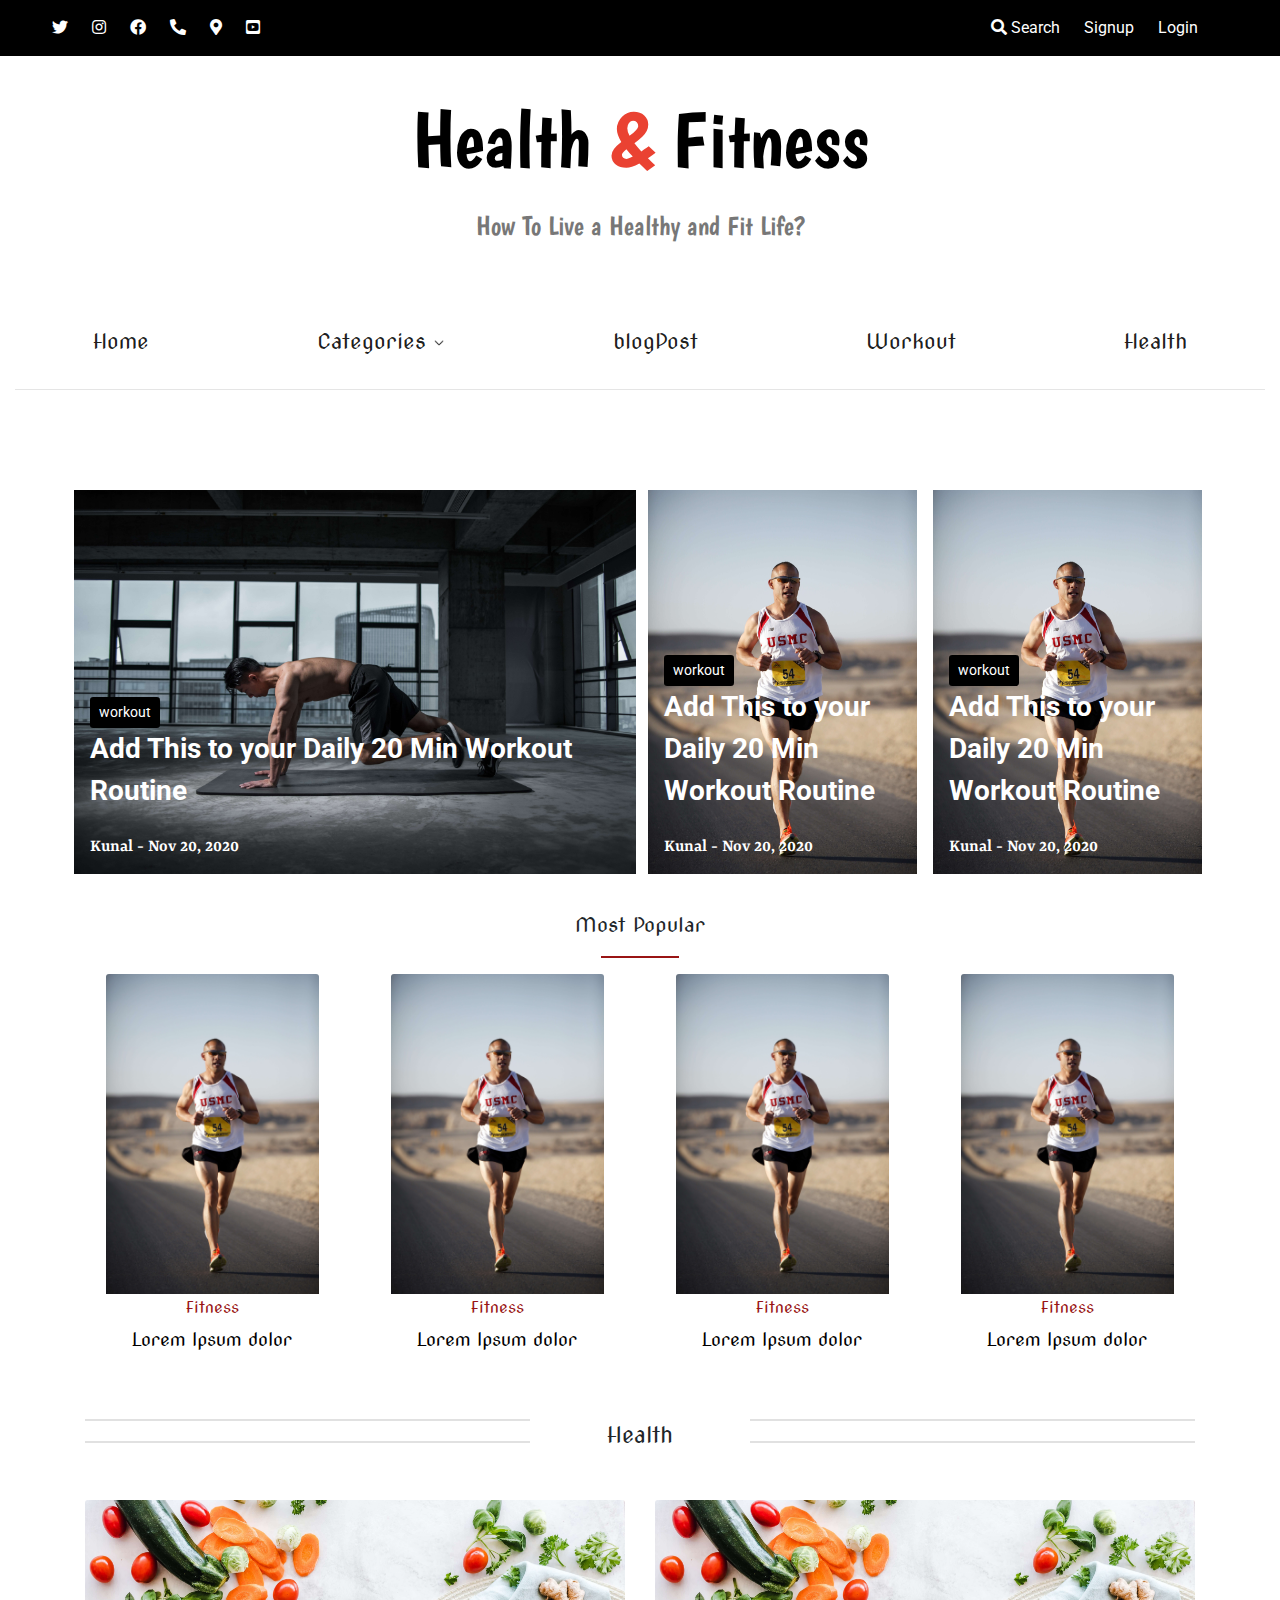
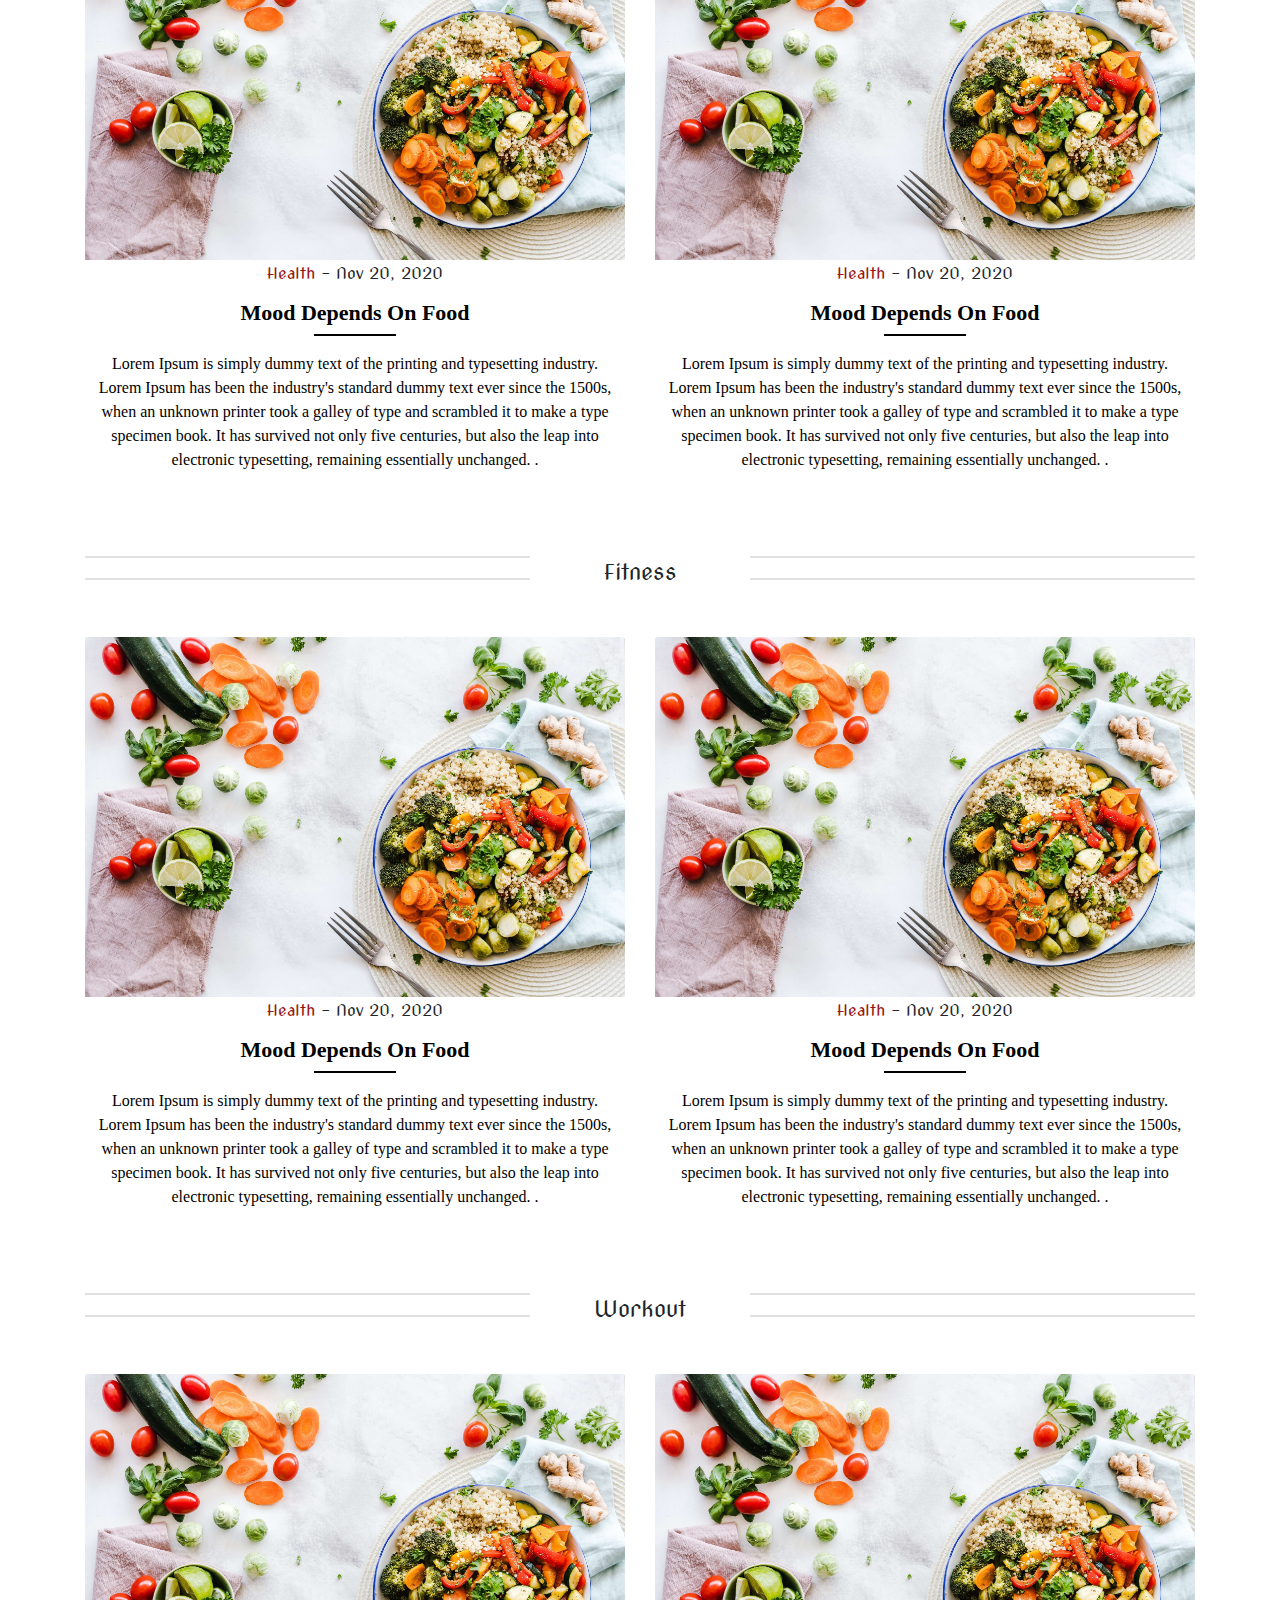
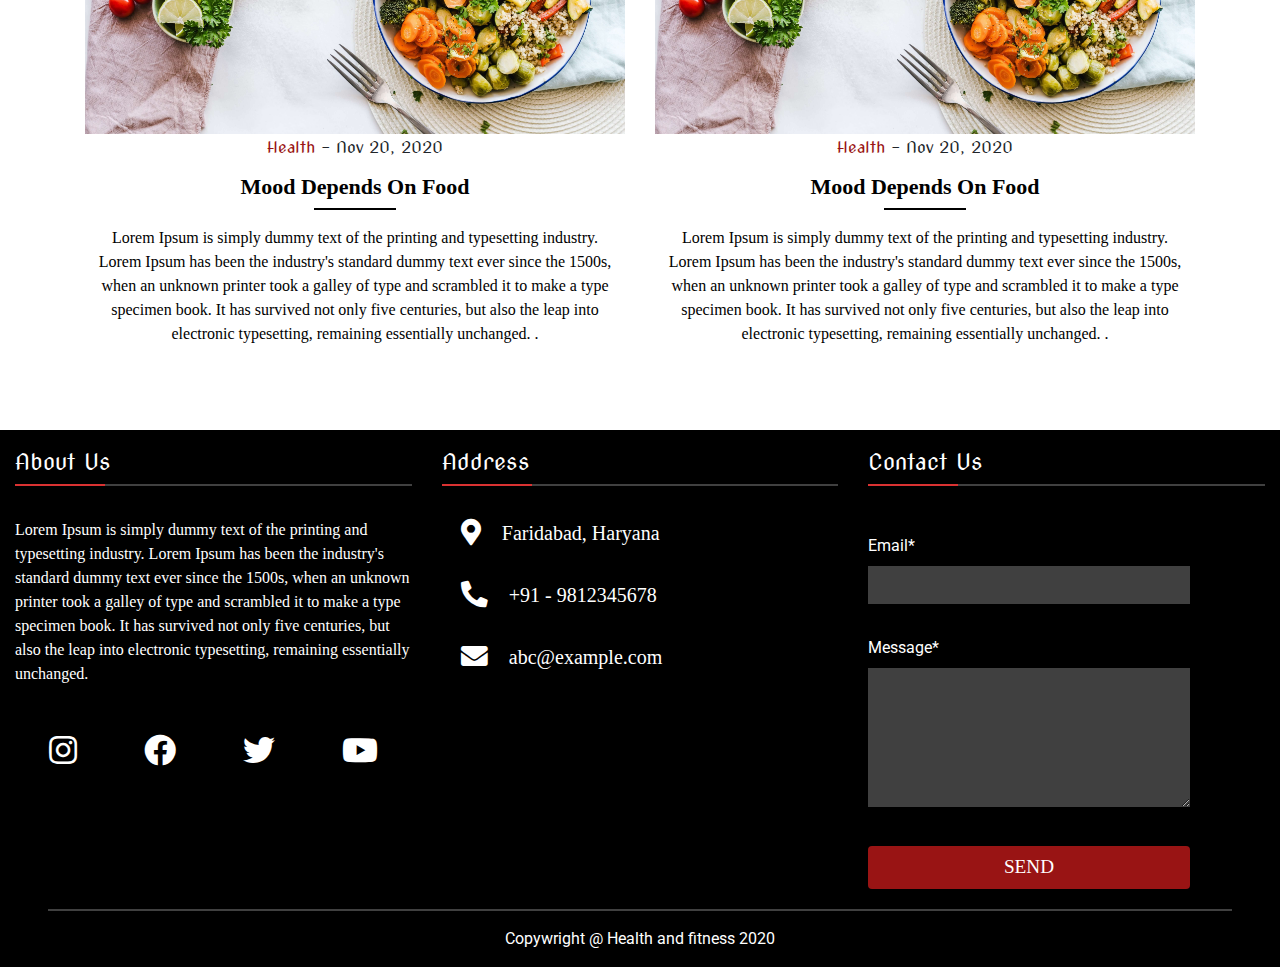
<file: Fitness Blogging Website/index.html>
<!DOCTYPE html>
<html lang="en">
  <head>
    <!-- Required meta tags -->
    <meta charset="utf-8" />
    <meta
      name="viewport"
      content="width=device-width, initial-scale=1, shrink-to-fit=no"
    />

    <title>Hello, world!</title>

    <!-- Bootstrap CSS -->
    <link
      rel="stylesheet"
      href="https://cdn.jsdelivr.net/npm/bootstrap@4.5.3/dist/css/bootstrap.min.css"
    />

    <!-- Google Font apis -->
    <link
      href="https://fonts.googleapis.com/css2?family=Roboto:wght@100&display=swap"
      rel="stylesheet"
    />
    <link rel="preconnect" href="https://fonts.gstatic.com" />
    <link
      href="https://fonts.googleapis.com/css2?family=Boogaloo&display=swap"
      rel="stylesheet"
    />
    <link rel="preconnect" href="https://fonts.gstatic.com" />
    <link
      href="https://fonts.googleapis.com/css2?family=Nova+Cut&display=swap"
      rel="stylesheet"
    />
    <link rel="preconnect" href="https://fonts.gstatic.com" />
    <link
      href="https://fonts.googleapis.com/css2?family=Rasa:wght@300&display=swap"
      rel="stylesheet"
    />

    <!-- Font awesome link -->
    <link
      rel="stylesheet"
      href="https://cdnjs.cloudflare.com/ajax/libs/font-awesome/5.15.1/css/all.min.css"
    />

    <!-- Custom css -->
    <link rel="stylesheet" href="./assets/css/style.css" />
  </head>

  <body>
    <!---------------------header starts--------------->
    <header>
      <nav class="navbar navbar-expand navbar-dark bg-color-black">
        <div class="container-fluid mx-4">
          <div class="row w-100">
            <div class="col-12 col-sm-6 temp-2">
              <ul class="navbar-nav mr-auto">
                <li class="nav-item active px-1">
                  <a class="nav-link" href="#"
                    ><i class="fab fa-twitter"></i
                  ></a>
                </li>
                <li class="nav-item active px-1">
                  <a class="nav-link" href="#"
                    ><i class="fab fa-instagram"></i
                  ></a>
                </li>
                <li class="nav-item active px-1">
                  <a class="nav-link" href="#"
                    ><i class="fab fa-facebook"></i
                  ></a>
                </li>
                <li class="nav-item active px-1">
                  <a class="nav-link" href="#"
                    ><i class="fas fa-phone-alt"></i
                  ></a>
                </li>
                <li class="nav-item active px-1">
                  <a class="nav-link" href="#"
                    ><i class="fas fa-map-marker-alt"></i
                  ></a>
                </li>
                <li class="nav-item active px-1">
                  <a class="nav-link" href="#"
                    ><i class="fab fa-youtube-square"></i>
                  </a>
                </li>
              </ul>
            </div>
            <div class="col-12 col-sm-6">
              <ul class="navbar-nav top-right-btns">
                <li class="nav-item px-1">
                  <a class="nav-link text-white" href="#"
                    ><i class="fa fa-search"></i> Search</a
                  >
                </li>
                <li class="nav-item px-1">
                  <a class="nav-link text-white" href="./signup.html">Signup</a>
                </li>
                <li class="nav-item px-1">
                  <a class="nav-link text-white" href="./login.html">Login</a>
                </li>
              </ul>
            </div>
          </div>
        </div>
      </nav>

      <div class="container text-center my-4">
        <p class="format-heading">
          Health <span class="red-col"> & </span> Fitness
        </p>
        <p class="small-heading">How To Live a Healthy and Fit Life?</p>
      </div>

      <nav class="navbar navbar-expand-md navbar-light" id="ftco-navbar">
        <div class="container">
          <button
            class="navbar-toggler text-center mx-auto"
            type="button"
            data-toggle="collapse"
            data-target="#ft-nav"
            aria-controls="ftco-nav"
            aria-expanded="false"
            aria-label="Toggle navigation"
          >
            <strong> Menu </strong>
          </button>
          <div class="collapse navbar-collapse" id="ft-nav">
            <ul class="navbar-nav w-100 main-menubar">
              <li class="nav-item active">
                <a href="./index.html" class="nav-link format-main-menubar"
                  >Home</a
                >
              </li>
              <li class="nav-item dropdown active">
                <a
                  class="nav-link format-main-menubar"
                  href="#"
                  id="navbarDropdown"
                  role="button"
                  data-toggle="dropdown"
                >
                  Categories
                  <img
                    src="./assets/images/icons8-expand-arrow-24.png"
                    width="10"
                  />
                </a>
                <div
                  class="dropdown-menu w-75 mx-auto dropdown-menu-center"
                  aria-labelledby="navbarDropdown"
                >
                  <a
                    class="dropdown-item format-main-menubar"
                    href="./categories.html"
                    >Fitness</a
                  >
                  <a class="dropdown-item format-main-menubar" href="#"
                    >Health</a
                  >
                  <a class="dropdown-item format-main-menubar" href="#"
                    >Workout</a
                  >
                </div>
              </li>
              <li class="nav-item active">
                <a href="./blogPost.html" class="nav-link format-main-menubar"
                  >blogPost</a
                >
              </li>
              <li class="nav-item active">
                <a href="#" class="nav-link format-main-menubar">Workout</a>
              </li>
              <li class="nav-item active">
                <a href="#" class="nav-link format-main-menubar">Health</a>
              </li>
            </ul>
          </div>
        </div>
      </nav>
      <div class="container-fluid">
        <hr />
      </div>
    </header>
    <!---------------------header ends--------------->

    <section class="spacing-section">
      <!-- first three pics -->
      <div class="container">
        <div class="row">
          <div class="col-12 col-md-6 my-1 px-1">
            <div class="banner-img-left">
              <div class="centered">
                <button class="btn btn-black btn-sm text-white">workout</button>
                <p>Add This to your Daily 20 Min Workout Routine</p>
                <p class="edit-font">Kunal - Nov 20, 2020</p>
              </div>
            </div>
          </div>
          <div class="col-12 col-md-6 my-1">
            <div class="row">
              <div class="col-6 px-2">
                <div class="banner-img-right">
                  <div class="centered">
                    <button class="btn btn-black btn-sm text-white">
                      workout
                    </button>
                    <p>Add This to your Daily 20 Min Workout Routine</p>
                    <p class="edit-font">Kunal - Nov 20, 2020</p>
                  </div>
                </div>
              </div>
              <div class="col-6 px-2">
                <div class="banner-img-right">
                  <div class="centered">
                    <button class="btn btn-black btn-sm text-white">
                      workout
                    </button>
                    <p>Add This to your Daily 20 Min Workout Routine</p>
                    <p class="edit-font">Kunal - Nov 20, 2020</p>
                  </div>
                </div>
              </div>
            </div>
          </div>
        </div>
      </div>
      <!-- After Most popular card -->

      <div>
        <p class="format-heading-2">Most Popular</p>
        <div>
          <hr class="line-class" />
        </div>
      </div>

      <div class="container">
        <div class="row">
          <div class="col-12 col-sm-3 d-flex justify-content-center">
            <div class="card border-0">
              <img
                class="card-img-top format-card-image"
                src="./assets/images/pexels-pixabay-35009 (1).jpg"
                alt="Card image"
              />
              <div class="card-body text-center">
                <h4 class="card-title format-text-popular">Fitness</h4>
                <p class="card-text format-text-para">Lorem Ipsum dolor</p>
              </div>
            </div>
          </div>
          <div class="col-12 col-sm-3 d-flex justify-content-center">
            <div class="card border-0">
              <img
                class="card-img-top format-card-image"
                src="./assets/images/pexels-pixabay-35009 (1).jpg"
                alt="Card image"
              />
              <div class="card-body text-center">
                <h4 class="card-title format-text-popular">Fitness</h4>
                <p class="card-text format-text-para">Lorem Ipsum dolor</p>
              </div>
            </div>
          </div>
          <div class="col-12 col-sm-3 d-flex justify-content-center">
            <div class="card border-0">
              <img
                class="card-img-top format-card-image"
                src="./assets/images/pexels-pixabay-35009 (1).jpg"
                alt="Card image"
              />
              <div class="card-body text-center">
                <h4 class="card-title format-text-popular">Fitness</h4>
                <p class="card-text format-text-para">Lorem Ipsum dolor</p>
              </div>
            </div>
          </div>
          <div class="col-12 col-sm-3 d-flex justify-content-center">
            <div class="card border-0">
              <img
                class="card-img-top format-card-image"
                src="./assets/images/pexels-pixabay-35009 (1).jpg"
                alt="Card image"
              />
              <div class="card-body text-center">
                <h4 class="card-title format-text-popular">Fitness</h4>
                <p class="card-text format-text-para">Lorem Ipsum dolor</p>
              </div>
            </div>
          </div>
        </div>
      </div>

      <!-- After health div -->

      <div class="format-div">
        <div class="container">
          <div class="row">
            <div class="col-4 col-sm-5">
              <div class="homepage-line-design"></div>
            </div>
            <div class="col-4 col-sm-2">
              <p class="format-health">Health</p>
            </div>
            <div class="col-4 col-sm-5">
              <div class="homepage-line-design"></div>
            </div>
          </div>
        </div>

        <div class="section-spacing-1">
          <div class="container">
            <div class="row">
              <div class="col-12 col-md-6 d-flex justify-content-center">
                <div class="card border-0">
                  <img
                    class="card-img-top health-section img-fluid"
                    src="./assets/images/pexels-ella-olsson-1640777 (1).jpg"
                    alt="Card image"
                  />

                  <div class="card-body text-center">
                    <h6 class="format-text-health">
                      <span class="color-health"> Health</span> - Nov 20, 2020
                    </h6>
                    <h4 class="card-title format-text-health-1">
                      Mood Depends On Food
                    </h4>

                    <hr class="temp-line-format" />
                    <p class="card-text font-format">
                      Lorem Ipsum is simply dummy text of the printing and
                      typesetting industry. Lorem Ipsum has been the industry's
                      standard dummy text ever since the 1500s, when an unknown
                      printer took a galley of type and scrambled it to make a
                      type specimen book. It has survived not only five
                      centuries, but also the leap into electronic typesetting,
                      remaining essentially unchanged. .
                    </p>
                  </div>
                </div>
              </div>

              <div class="col-12 col-md-6 d-flex justify-content-center">
                <div class="card border-0">
                  <img
                    class="card-img-top health-section img-fluid"
                    src="./assets/images/pexels-ella-olsson-1640777 (1).jpg"
                    alt="Card image"
                  />

                  <div class="card-body text-center">
                    <h6 class="format-text-health">
                      <span class="color-health"> Health</span> - Nov 20, 2020
                    </h6>
                    <h4 class="card-title format-text-health-1">
                      Mood Depends On Food
                    </h4>

                    <hr class="temp-line-format" />
                    <p class="card-text font-format">
                      Lorem Ipsum is simply dummy text of the printing and
                      typesetting industry. Lorem Ipsum has been the industry's
                      standard dummy text ever since the 1500s, when an unknown
                      printer took a galley of type and scrambled it to make a
                      type specimen book. It has survived not only five
                      centuries, but also the leap into electronic typesetting,
                      remaining essentially unchanged. .
                    </p>
                  </div>
                </div>
              </div>
            </div>
          </div>
        </div>
      </div>

      <div class="format-div">
        <div class="container">
          <div class="row">
            <div class="col-4 col-sm-5">
              <div class="homepage-line-design"></div>
            </div>
            <div class="col-4 col-sm-2">
              <p class="format-health">Fitness</p>
            </div>
            <div class="col-4 col-sm-5">
              <div class="homepage-line-design"></div>
            </div>
          </div>
        </div>

        <div class="section-spacing-1">
          <div class="container">
            <div class="row">
              <div class="col-12 col-md-6 d-flex justify-content-center">
                <div class="card border-0">
                  <img
                    class="card-img-top health-section img-fluid"
                    src="./assets/images/pexels-ella-olsson-1640777 (1).jpg"
                    alt="Card image"
                  />
                  <div class="card-body text-center">
                    <h6 class="format-text-health">
                      <span class="color-health"> Health</span> - Nov 20, 2020
                    </h6>
                    <h4 class="card-title format-text-health-1">
                      Mood Depends On Food
                    </h4>

                    <hr class="temp-line-format" />
                    <p class="card-text font-format">
                      Lorem Ipsum is simply dummy text of the printing and
                      typesetting industry. Lorem Ipsum has been the industry's
                      standard dummy text ever since the 1500s, when an unknown
                      printer took a galley of type and scrambled it to make a
                      type specimen book. It has survived not only five
                      centuries, but also the leap into electronic typesetting,
                      remaining essentially unchanged. .
                    </p>
                  </div>
                </div>
              </div>
              <div class="col-12 col-md-6 d-flex justify-content-center">
                <div class="card border-0">
                  <img
                    class="card-img-top health-section img-fluid"
                    src="./assets/images/pexels-ella-olsson-1640777 (1).jpg"
                    alt="Card image"
                  />
                  <div class="card-body text-center">
                    <h6 class="format-text-health">
                      <span class="color-health"> Health</span> - Nov 20, 2020
                    </h6>
                    <h4 class="card-title format-text-health-1">
                      Mood Depends On Food
                    </h4>

                    <hr class="temp-line-format" />
                    <p class="card-text font-format">
                      Lorem Ipsum is simply dummy text of the printing and
                      typesetting industry. Lorem Ipsum has been the industry's
                      standard dummy text ever since the 1500s, when an unknown
                      printer took a galley of type and scrambled it to make a
                      type specimen book. It has survived not only five
                      centuries, but also the leap into electronic typesetting,
                      remaining essentially unchanged. .
                    </p>
                  </div>
                </div>
              </div>
            </div>
          </div>
        </div>
      </div>

      <div class="format-div">
        <div class="container">
          <div class="row">
            <div class="col-4 col-sm-5">
              <div class="homepage-line-design"></div>
            </div>
            <div class="col-4 col-sm-2">
              <p class="format-health">Workout</p>
            </div>
            <div class="col-4 col-sm-5">
              <div class="homepage-line-design"></div>
            </div>
          </div>
        </div>

        <div class="section-spacing-1">
          <div class="container">
            <div class="row">
              <div class="col-12 col-md-6 d-flex justify-content-center">
                <div class="card border-0">
                  <img
                    class="card-img-top health-section img-fluid"
                    src="./assets/images/pexels-ella-olsson-1640777 (1).jpg"
                    alt="Card image"
                  />
                  <div class="card-body text-center">
                    <h6 class="format-text-health">
                      <span class="color-health"> Health</span> - Nov 20, 2020
                    </h6>
                    <h4 class="card-title format-text-health-1">
                      Mood Depends On Food
                    </h4>

                    <hr class="temp-line-format" />
                    <p class="card-text font-format">
                      Lorem Ipsum is simply dummy text of the printing and
                      typesetting industry. Lorem Ipsum has been the industry's
                      standard dummy text ever since the 1500s, when an unknown
                      printer took a galley of type and scrambled it to make a
                      type specimen book. It has survived not only five
                      centuries, but also the leap into electronic typesetting,
                      remaining essentially unchanged. .
                    </p>
                  </div>
                </div>
              </div>
              <div class="col-12 col-md-6 d-flex justify-content-center">
                <div class="card border-0">
                  <img
                    class="card-img-top health-section img-fluid"
                    src="./assets/images/pexels-ella-olsson-1640777 (1).jpg"
                    alt="Card image"
                  />
                  <div class="card-body text-center">
                    <h6 class="format-text-health">
                      <span class="color-health"> Health</span> - Nov 20, 2020
                    </h6>
                    <h4 class="card-title format-text-health-1">
                      Mood Depends On Food
                    </h4>

                    <hr class="temp-line-format" />
                    <p class="card-text font-format">
                      Lorem Ipsum is simply dummy text of the printing and
                      typesetting industry. Lorem Ipsum has been the industry's
                      standard dummy text ever since the 1500s, when an unknown
                      printer took a galley of type and scrambled it to make a
                      type specimen book. It has survived not only five
                      centuries, but also the leap into electronic typesetting,
                      remaining essentially unchanged. .
                    </p>
                  </div>
                </div>
              </div>
            </div>
          </div>
        </div>
      </div>
    </section>

    <!---------------------footer starts--------------->

    <section id="footer">
      <div class="container-fluid">
        <div class="row">
          <div class="col-12 col-md-4 my-1">
            <div class="row-md-9">
              <h4 class="footer-title">
                About Us
                <hr />
              </h4>

              <div class="footer-about-text">
                Lorem Ipsum is simply dummy text of the printing and typesetting
                industry. Lorem Ipsum has been the industry's standard dummy
                text ever since the 1500s, when an unknown printer took a galley
                of type and scrambled it to make a type specimen book. It has
                survived not only five centuries, but also the leap into
                electronic typesetting, remaining essentially unchanged.
              </div>
            </div>

            <div class="row-md-3 footer-social">
              <i class="fab fa-instagram fa-2x"></i>
              <i class="fab fa-facebook fa-2x"></i>
              <i class="fab fa-twitter fa-2x"></i>
              <i class="fab fa-youtube fa-2x"></i>
            </div>
          </div>

          <div class="col-12 col-md-4 my-1">
            <h4 class="footer-title">
              Address
              <hr />
            </h4>

            <div class="footer-connect-text">
              <div class="footer-icon-gap">
                <i class="fa fa-map-marker-alt fa-lg mr-3"></i> Faridabad,
                Haryana
              </div>
              <div class="footer-icon-gap">
                <i class="fa fa-phone-alt fa-lg mr-3"></i> +91 - 9812345678
              </div>
              <div class="footer-icon-gap">
                <i class="fa fa-envelope fa-lg mr-3"></i> abc@example.com
              </div>
            </div>
          </div>

          <div class="col-12 col-md-4 my-1">
            <h4 class="footer-title">
              Contact Us
              <hr />
            </h4>
            <form class="form-center">
              <div class="footer-form-group">
                <label for="exampleInputEmail">Email*</label>
                <input
                  type="email"
                  class="form-control"
                  id="exampleInputEmail1"
                  aria-describedby="emailHelp"
                />
              </div>
              <div class="footer-form-group">
                <label for="exampleInputMessage">Message*</label><br />
                <textarea name="message" cols="10" rows="5"> </textarea>
              </div>
              <div class="footer-form-group">
                <button type="submit" class="btn submit-btn">SEND</button>
              </div>
            </form>
          </div>
        </div>
      </div>
      <div class="copyrights">
        <hr />
        <p>Copywright @ Health and fitness 2020</p>
      </div>
    </section>

    <!---------------------footer ends--------------->

    <!-- Optional JavaScript; choose one of the two! -->
    <script src="https://code.jquery.com/jquery-3.5.1.slim.min.js"></script>
    <script src="https://cdn.jsdelivr.net/npm/bootstrap@4.5.3/dist/js/bootstrap.bundle.min.js"></script>
  </body>
</html>
</file>
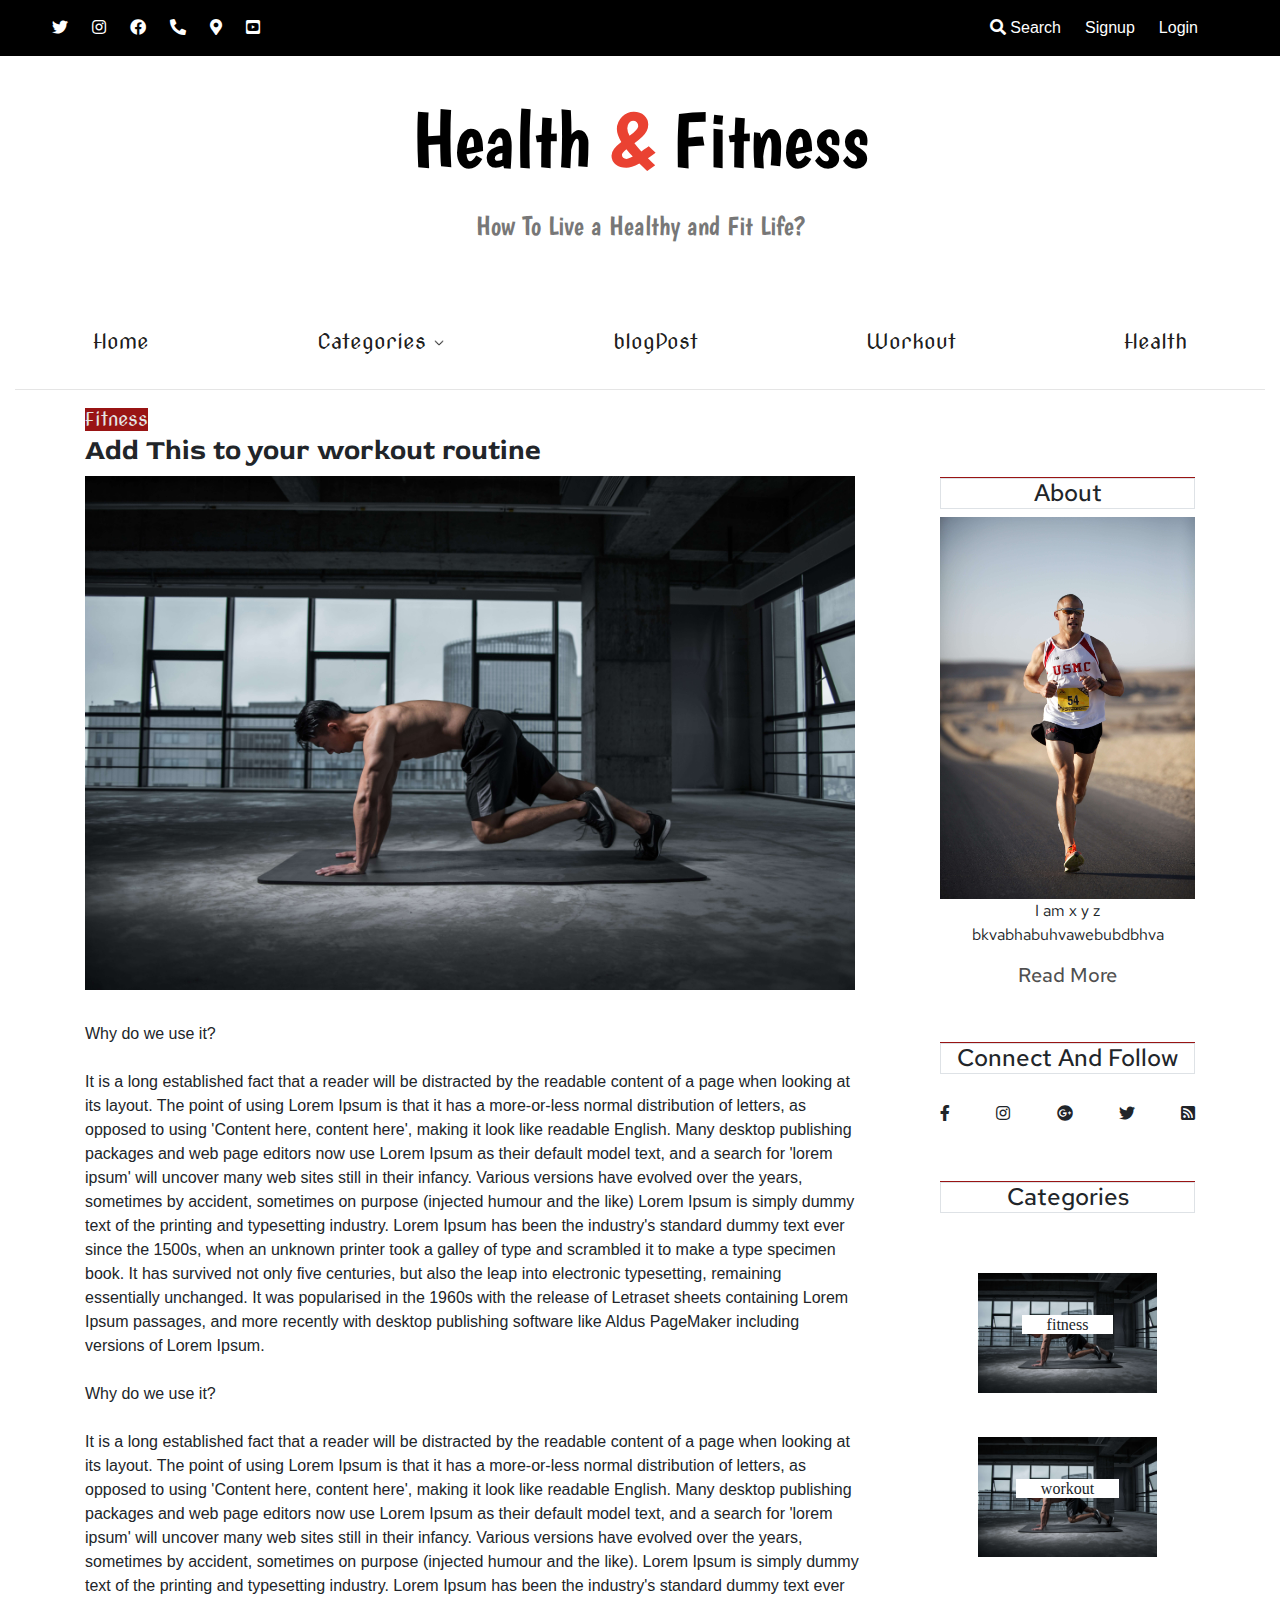
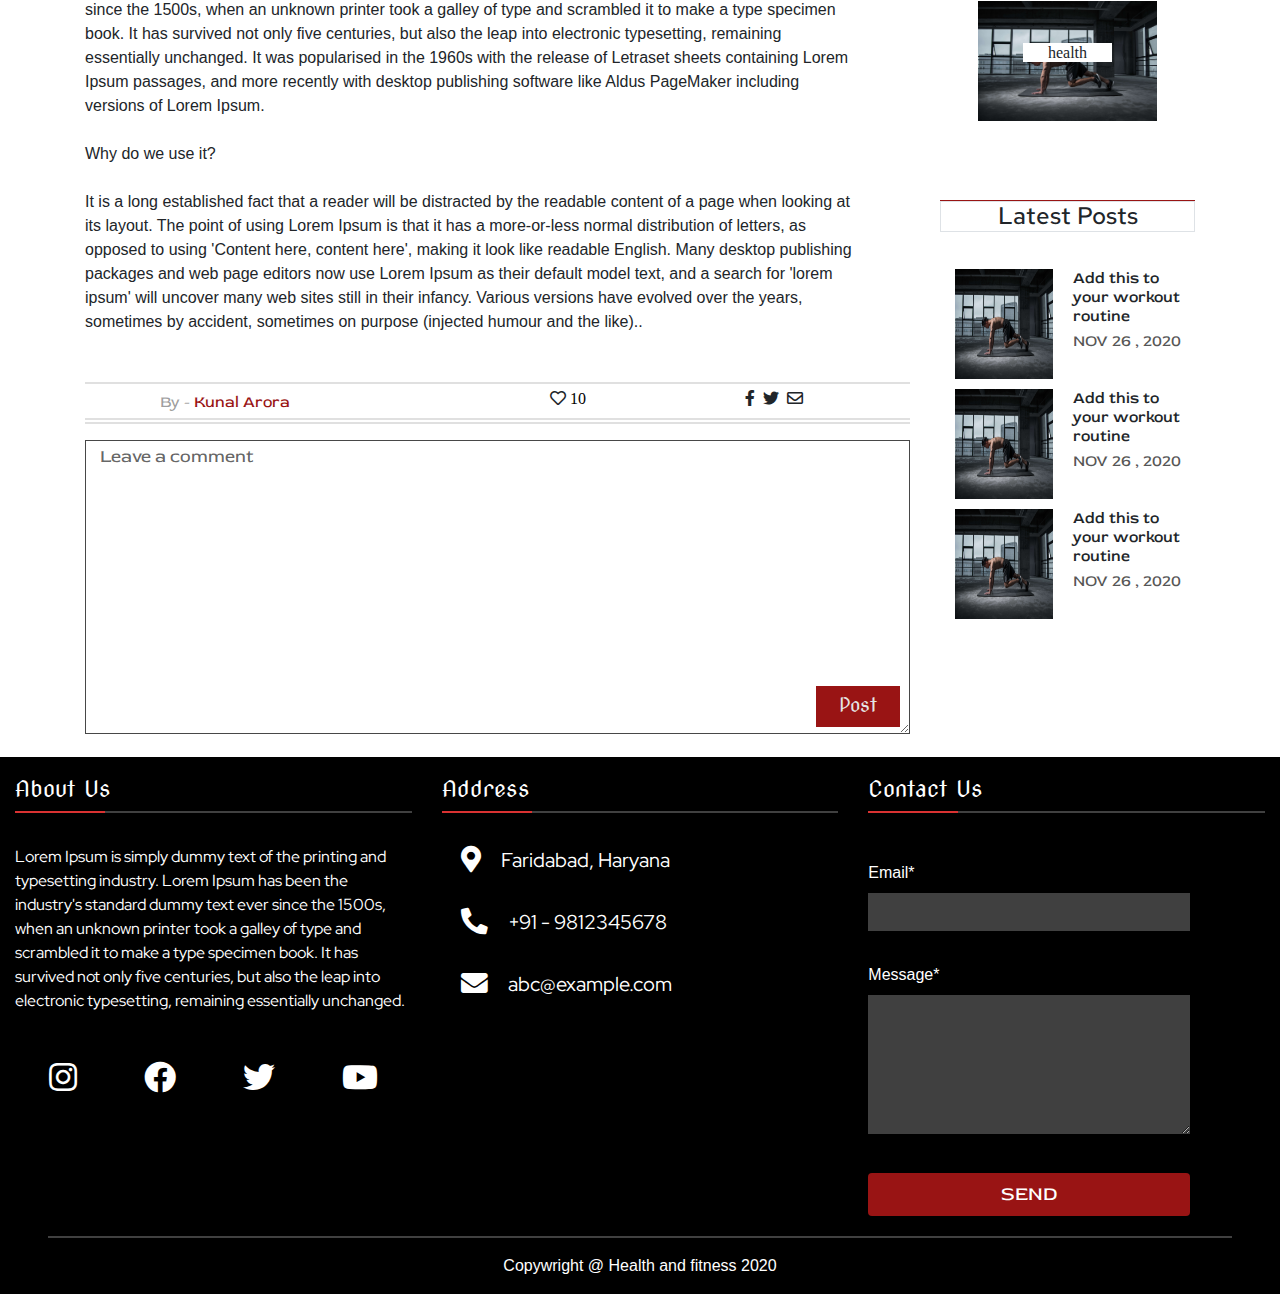
<file: Fitness Blogging Website/blogPost.html>
<!DOCTYPE html>
<html lang="en">
  <head>
    <meta charset="UTF-8" />
    <meta name="viewport" content="width=device-width, initial-scale=1.0" />

    <!-- Bootstrap CSS -->
    <link
      rel="stylesheet"
      href="https://cdn.jsdelivr.net/npm/bootstrap@4.5.3/dist/css/bootstrap.min.css"
    />

    <!----------------Font Awesome---------------->
    <link
      rel="stylesheet"
      href="https://cdnjs.cloudflare.com/ajax/libs/font-awesome/5.15.1/css/all.min.css"
    />
    <!---------------------google fonts---------------->

    <link rel="preconnect" href="https://fonts.gstatic.com" />
    <link
      href="https://fonts.googleapis.com/css2?family=Boogaloo&display=swap"
      rel="stylesheet"
    />
    <link rel="preconnect" href="https://fonts.gstatic.com" />
    <link
      href="https://fonts.googleapis.com/css2?family=Nova+Cut&display=swap"
      rel="stylesheet"
    />
    <link rel="preconnect" href="https://fonts.gstatic.com" />
    <link
      href="https://fonts.googleapis.com/css2?family=Rasa:wght@300&display=swap"
      rel="stylesheet"
    />
    <link rel="preconnect" href="https://fonts.gstatic.com" />
    <link
      href="https://fonts.googleapis.com/css2?family=Nova+Cut&family=Red+Hat+Display&family=Red+Hat+Text&family=Red+Rose:wght@300&family=Nova+Cut&family=Red+Hat+Text:wght@500&family=Red+Rose:wght@400;700&family=Redressed&display=swap"
      rel="stylesheet"
    />

    <!--footer google fonts-->
    <link rel="preconnect" href="https://fonts.gstatic.com" />
    <link
      rel="stylesheet"
      href="https://fonts.googleapis.com/css2?family=Nova+Cut&family=Red+Hat+Display&family=Red+Hat+Text&family=Red+Rose:wght@300&display=swap"
    />

    <title>Blog Post</title>

    <link rel="stylesheet" href="./assets/css/style.css" />
  </head>

  <body>
    <!-------------------------------------header section------------------------------------------>
    <header>
      <nav class="navbar navbar-expand navbar-dark bg-color-black">
        <div class="container-fluid mx-4">
          <div class="row w-100">
            <div class="col-12 col-sm-6 temp-2">
              <ul class="navbar-nav mr-auto">
                <li class="nav-item active px-1">
                  <a class="nav-link" href="#"
                    ><i class="fab fa-twitter"></i
                  ></a>
                </li>
                <li class="nav-item active px-1">
                  <a class="nav-link" href="#"
                    ><i class="fab fa-instagram"></i
                  ></a>
                </li>
                <li class="nav-item active px-1">
                  <a class="nav-link" href="#"
                    ><i class="fab fa-facebook"></i
                  ></a>
                </li>
                <li class="nav-item active px-1">
                  <a class="nav-link" href="#"
                    ><i class="fas fa-phone-alt"></i
                  ></a>
                </li>
                <li class="nav-item active px-1">
                  <a class="nav-link" href="#"
                    ><i class="fas fa-map-marker-alt"></i
                  ></a>
                </li>
                <li class="nav-item active px-1">
                  <a class="nav-link" href="#"
                    ><i class="fab fa-youtube-square"></i>
                  </a>
                </li>
              </ul>
            </div>
            <div class="col-12 col-sm-6">
              <ul class="navbar-nav top-right-btns">
                <li class="nav-item px-1">
                  <a class="nav-link text-white" href="#"
                    ><i class="fa fa-search"></i> Search</a
                  >
                </li>
                <li class="nav-item px-1">
                  <a class="nav-link text-white" href="./signup.html">Signup</a>
                </li>
                <li class="nav-item px-1">
                  <a class="nav-link text-white" href="./login.html">Login</a>
                </li>
              </ul>
            </div>
          </div>
        </div>
      </nav>

      <div class="container text-center my-4">
        <p class="format-heading">
          Health <span class="red-col"> & </span> Fitness
        </p>
        <p class="small-heading">How To Live a Healthy and Fit Life?</p>
      </div>

      <nav class="navbar navbar-expand-md navbar-light" id="ftco-navbar">
        <div class="container">
          <button
            class="navbar-toggler text-center mx-auto"
            type="button"
            data-toggle="collapse"
            data-target="#ft-nav"
            aria-controls="ftco-nav"
            aria-expanded="false"
            aria-label="Toggle navigation"
          >
            <strong> Menu </strong>
          </button>
          <div class="collapse navbar-collapse" id="ft-nav">
            <ul class="navbar-nav w-100 main-menubar">
              <li class="nav-item active">
                <a href="./index.html" class="nav-link format-main-menubar"
                  >Home</a
                >
              </li>
              <li class="nav-item dropdown active">
                <a
                  class="nav-link format-main-menubar"
                  href="#"
                  id="navbarDropdown"
                  role="button"
                  data-toggle="dropdown"
                >
                  Categories
                  <img
                    src="./assets/images/icons8-expand-arrow-24.png"
                    width="10"
                  />
                </a>
                <div
                  class="dropdown-menu w-75 mx-auto dropdown-menu-center"
                  aria-labelledby="navbarDropdown"
                >
                  <a class="dropdown-item format-main-menubar" href="#"
                    >Fitness</a
                  >
                  <a class="dropdown-item format-main-menubar" href="#"
                    >Health</a
                  >
                  <a class="dropdown-item format-main-menubar" href="#"
                    >Workout</a
                  >
                </div>
              </li>
              <li class="nav-item active">
                <a href="./blogPost.html" class="nav-link format-main-menubar"
                  >blogPost</a
                >
              </li>
              <li class="nav-item active">
                <a href="#" class="nav-link format-main-menubar">Workout</a>
              </li>
              <li class="nav-item active">
                <a href="#" class="nav-link format-main-menubar">Health</a>
              </li>
            </ul>
          </div>
        </div>
      </nav>
      <div class="container-fluid">
        <hr />
      </div>
    </header>

    <!--------------------------------nav ends--------------------------------->

    <!--------------------------------Blog Post-------------------------------->

    <section id="blogPost">
      <div class="container">
        <div class="fitness-title"><span> Fitness </span></div>
        <h3>Add This to your workout routine</h3>

        <div class="row">
          <div class="col-md-9">
            <img
              src="./assets/images/pexels-li-sun-2294361 (1).jpg"
              width="770px"
              height="513px"
              class="img-fluid"
            />

            <div class="blog-text">
              Why do we use it?
              <br />
              <br />

              It is a long established fact that a reader will be distracted by
              the readable content of a page when looking at its layout. The
              point of using Lorem Ipsum is that it has a more-or-less normal
              distribution of letters, as opposed to using 'Content here,
              content here', making it look like readable English. Many desktop
              publishing packages and web page editors now use Lorem Ipsum as
              their default model text, and a search for 'lorem ipsum' will
              uncover many web sites still in their infancy. Various versions
              have evolved over the years, sometimes by accident, sometimes on
              purpose (injected humour and the like) Lorem Ipsum is simply dummy
              text of the printing and typesetting industry. Lorem Ipsum has
              been the industry's standard dummy text ever since the 1500s, when
              an unknown printer took a galley of type and scrambled it to make
              a type specimen book. It has survived not only five centuries, but
              also the leap into electronic typesetting, remaining essentially
              unchanged. It was popularised in the 1960s with the release of
              Letraset sheets containing Lorem Ipsum passages, and more recently
              with desktop publishing software like Aldus PageMaker including
              versions of Lorem Ipsum.
              <br /><br />
              Why do we use it?
              <br /><br />

              It is a long established fact that a reader will be distracted by
              the readable content of a page when looking at its layout. The
              point of using Lorem Ipsum is that it has a more-or-less normal
              distribution of letters, as opposed to using 'Content here,
              content here', making it look like readable English. Many desktop
              publishing packages and web page editors now use Lorem Ipsum as
              their default model text, and a search for 'lorem ipsum' will
              uncover many web sites still in their infancy. Various versions
              have evolved over the years, sometimes by accident, sometimes on
              purpose (injected humour and the like). Lorem Ipsum is simply
              dummy text of the printing and typesetting industry. Lorem Ipsum
              has been the industry's standard dummy text ever since the 1500s,
              when an unknown printer took a galley of type and scrambled it to
              make a type specimen book. It has survived not only five
              centuries, but also the leap into electronic typesetting,
              remaining essentially unchanged. It was popularised in the 1960s
              with the release of Letraset sheets containing Lorem Ipsum
              passages, and more recently with desktop publishing software like
              Aldus PageMaker including versions of Lorem Ipsum.
              <br /><br />
              Why do we use it?
              <br /><br />

              It is a long established fact that a reader will be distracted by
              the readable content of a page when looking at its layout. The
              point of using Lorem Ipsum is that it has a more-or-less normal
              distribution of letters, as opposed to using 'Content here,
              content here', making it look like readable English. Many desktop
              publishing packages and web page editors now use Lorem Ipsum as
              their default model text, and a search for 'lorem ipsum' will
              uncover many web sites still in their infancy. Various versions
              have evolved over the years, sometimes by accident, sometimes on
              purpose (injected humour and the like)..
            </div>

            <hr />
            <div class="blog-like row">
              <div class="col-md-6">
                <p>Kunal Arora</p>
              </div>
              <div class="col-md-3"><i class="far fa-heart"></i></div>
              <div class="col-md-3">
                <i class="fab fa-facebook-f"></i><i class="fab fa-twitter"></i
                ><i class="far fa-envelope"></i>
              </div>
            </div>

            <div class="form">
              <hr style="margin-top: -20px" />
              <hr style="margin-top: -14px" />
              <form>
                <textarea name="comment">   Leave a comment</textarea>
                <div class="Post-btn"><input type="submit" value="Post" /></div>
              </form>
            </div>
          </div>

          <div class="col-md-3">
            <div class="row-md-3">
              <hr style=>
              <h4 class="border">About</h4>
              <img
                src="./assets/images/pexels-pixabay-35009 (1).jpg "
                width="auto"
                height="227px"
                class="img-fluid"
              />
              <p style="font-family: 'Red Hat Text', sans-serif">
                I am x y z <br />
                bkvabhabuhvawebubdbhva
              </p>
              <h5
                style="
                  font-family: 'Red Hat Text', sans-serif;
                  size: 23px;
                  color: rgba(0, 0, 0, 0.7);
                "
              >
                Read More
              </h5>
            </div>

            <div class="row-md-3">
              <hr />
              <h4 class="connectAndFollow-title border">Connect And Follow</h4>
              <div class="social-blogpost">
                <div><i class="fab fa-facebook-f"></i></div>
                <div><i class="fab fa-instagram"></i></div>
                <div><i class="fab fa-google-plus"></i></div>
                <div><i class="fab fa-twitter"></i></div>
                <div><i class="fas fa-rss-square"></i></div>
              </div>
            </div>

            <div class="categories row-md-3">
              <hr />
              <h4 class="categories-title border">Categories</h4>
              <div class="row-md-4">
                <img
                  src="./assets/images/pexels-li-sun-2294361 (1).jpg "
                  class="img-fluid"
                />
                <div class="textblock"><span>fitness</span></div>
              </div>
              <div class="row-md-4">
                <img
                  src="./assets/images/pexels-li-sun-2294361 (1).jpg"
                  class="img-fluid"
                />
                <div class="textblock"><span>workout</span></div>
              </div>
              <div class="row-md-4">
                <img
                  src="./assets/images/pexels-li-sun-2294361 (1).jpg"
                  class="img-fluid"
                />
                <div class="textblock"><span>health</span></div>
              </div>
            </div>

            <div class="latestPosts row-md-3">
              <hr />
              <h4 class="latestPosts-title border">Latest Posts</h4>
              <div class="row-md-4">
                <div class="col-md-6">
                  <img
                    src="./assets/images/pexels-li-sun-2294361 (1).jpg"
                    class="img-fluid"
                  />
                </div>
                <div class="col-md-6">
                  <h6>Add this to your workout routine</h6>
                  <p>NOV 26 , 2020</p>
                </div>
              </div>

              <div class="row-md-4">
                <div class="col-md-6">
                  <img
                    src="./assets/images/pexels-li-sun-2294361 (1).jpg"
                    class="img-fluid"
                  />
                </div>
                <div class="col-md-6">
                  <h6>Add this to your workout routine</h6>
                  <p>NOV 26 , 2020</p>
                </div>
              </div>

              <div class="row-md-4">
                <div class="col-md-6">
                  <img
                    src="./assets/images/pexels-li-sun-2294361 (1).jpg"
                    class="img-fluid"
                  />
                </div>
                <div class="col-md-6">
                  <h6>Add this to your workout routine</h6>
                  <p>NOV 26 , 2020</p>
                </div>
              </div>
            </div>
          </div>
        </div>
      </div>
    </section>

    <!---------------------footer starts--------------->

    <section id="footer">
      <div class="container-fluid">
        <div class="row">
          <div class="col-12 col-md-4 my-1">
            <div class="row-md-9">
              <h4 class="footer-title">
                About Us
                <hr />
              </h4>

              <div class="footer-about-text">
                Lorem Ipsum is simply dummy text of the printing and typesetting
                industry. Lorem Ipsum has been the industry's standard dummy
                text ever since the 1500s, when an unknown printer took a galley
                of type and scrambled it to make a type specimen book. It has
                survived not only five centuries, but also the leap into
                electronic typesetting, remaining essentially unchanged.
              </div>
            </div>

            <div class="row-md-3 footer-social">
              <i class="fab fa-instagram fa-2x"></i>
              <i class="fab fa-facebook fa-2x"></i>
              <i class="fab fa-twitter fa-2x"></i>
              <i class="fab fa-youtube fa-2x"></i>
            </div>
          </div>

          <div class="col-12 col-md-4 my-1">
            <h4 class="footer-title">
              Address
              <hr />
            </h4>

            <div class="footer-connect-text">
              <div class="footer-icon-gap">
                <i class="fa fa-map-marker-alt fa-lg mr-3"></i> Faridabad,
                Haryana
              </div>
              <div class="footer-icon-gap">
                <i class="fa fa-phone-alt fa-lg mr-3"></i> +91 - 9812345678
              </div>
              <div class="footer-icon-gap">
                <i class="fa fa-envelope fa-lg mr-3"></i> abc@example.com
              </div>
            </div>
          </div>

          <div class="col-12 col-md-4 my-1">
            <h4 class="footer-title">
              Contact Us
              <hr />
            </h4>
            <form class="form-center">
              <div class="footer-form-group">
                <label for="exampleInputEmail">Email*</label>
                <input
                  type="email"
                  class="form-control"
                  id="exampleInputEmail1"
                  aria-describedby="emailHelp"
                />
              </div>
              <div class="footer-form-group">
                <label for="exampleInputMessage">Message*</label><br />
                <textarea name="message" cols="10" rows="5"> </textarea>
              </div>
              <div class="footer-form-group">
                <button type="submit" class="btn submit-btn">SEND</button>
              </div>
            </form>
          </div>
        </div>
      </div>
      <div class="copyrights">
        <hr />
        <p>Copywright @ Health and fitness 2020</p>
      </div>
    </section>

    <!---------------------footer ends--------------->

    <!----------------java script-------------------->
    <script src="https://code.jquery.com/jquery-3.5.1.slim.min.js"></script>
    <script src="https://cdn.jsdelivr.net/npm/bootstrap@4.5.3/dist/js/bootstrap.bundle.min.js"></script>
  </body>
</html>
</file>
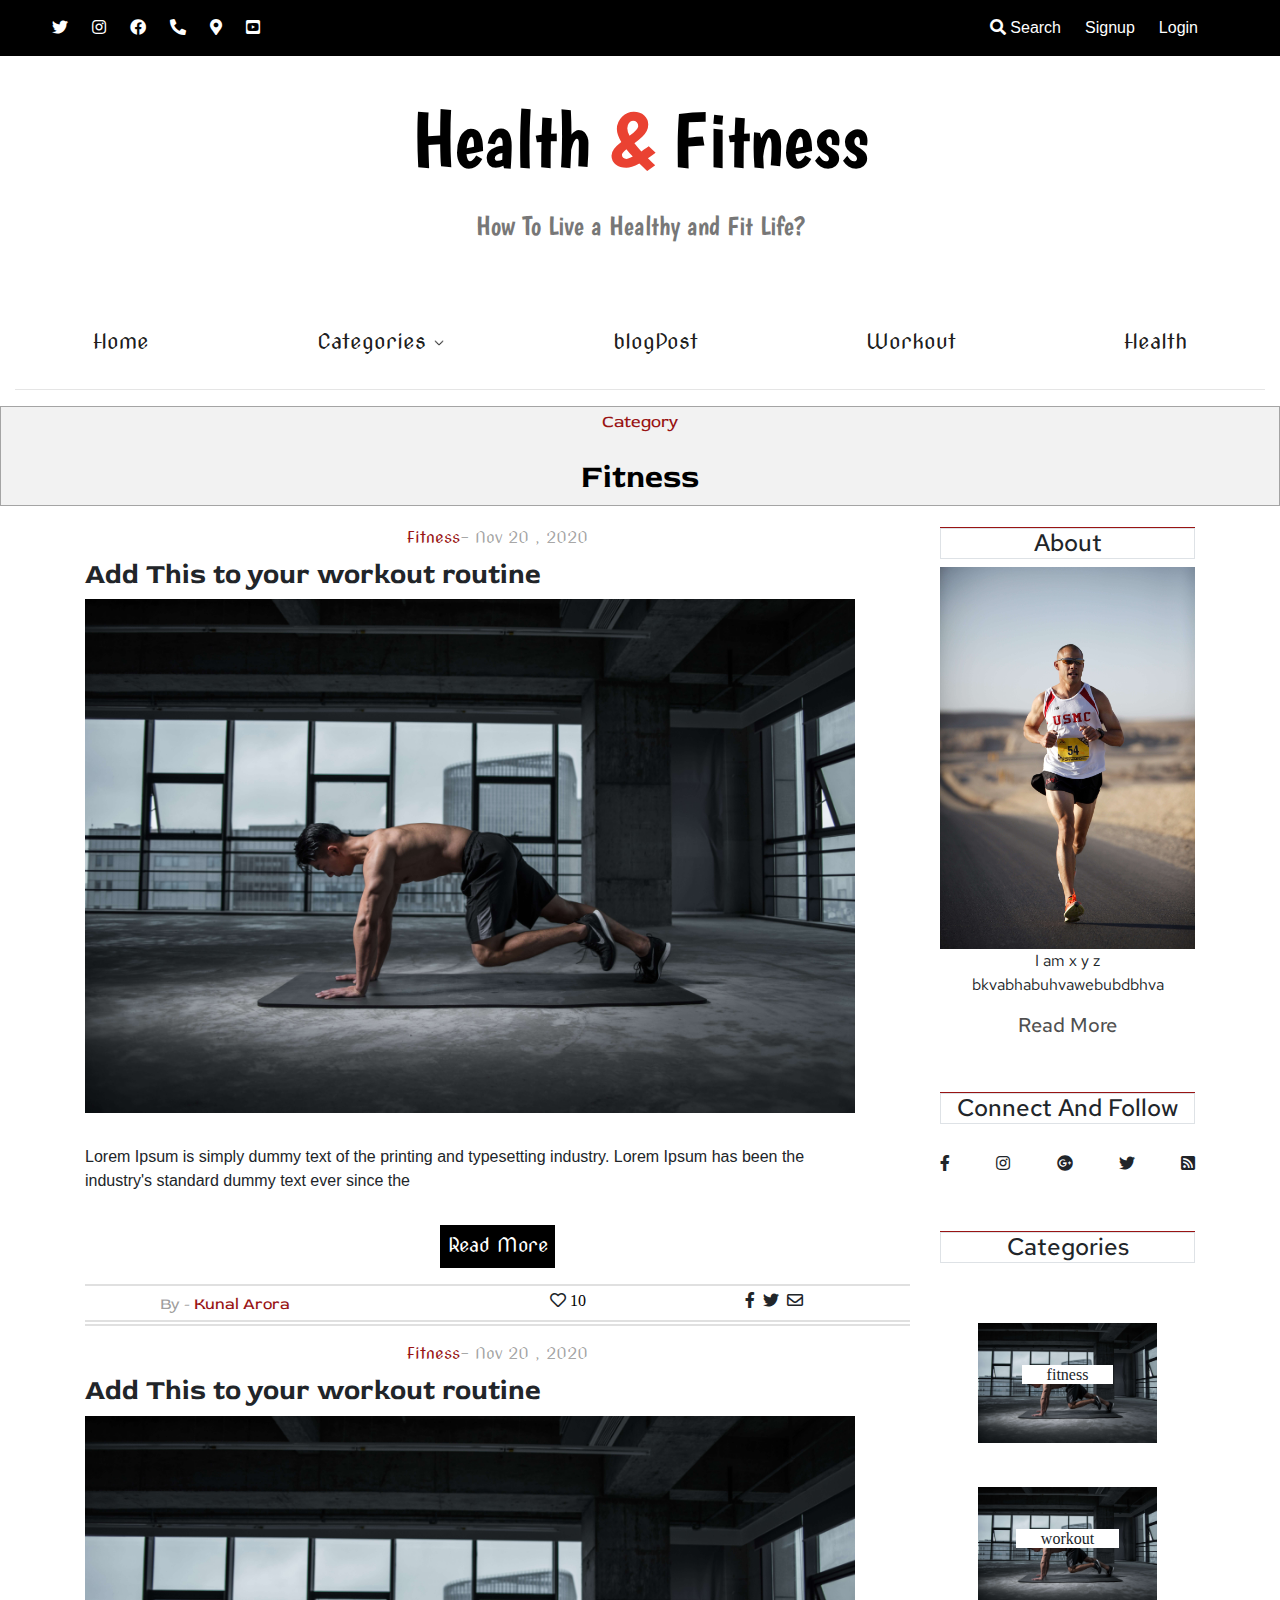
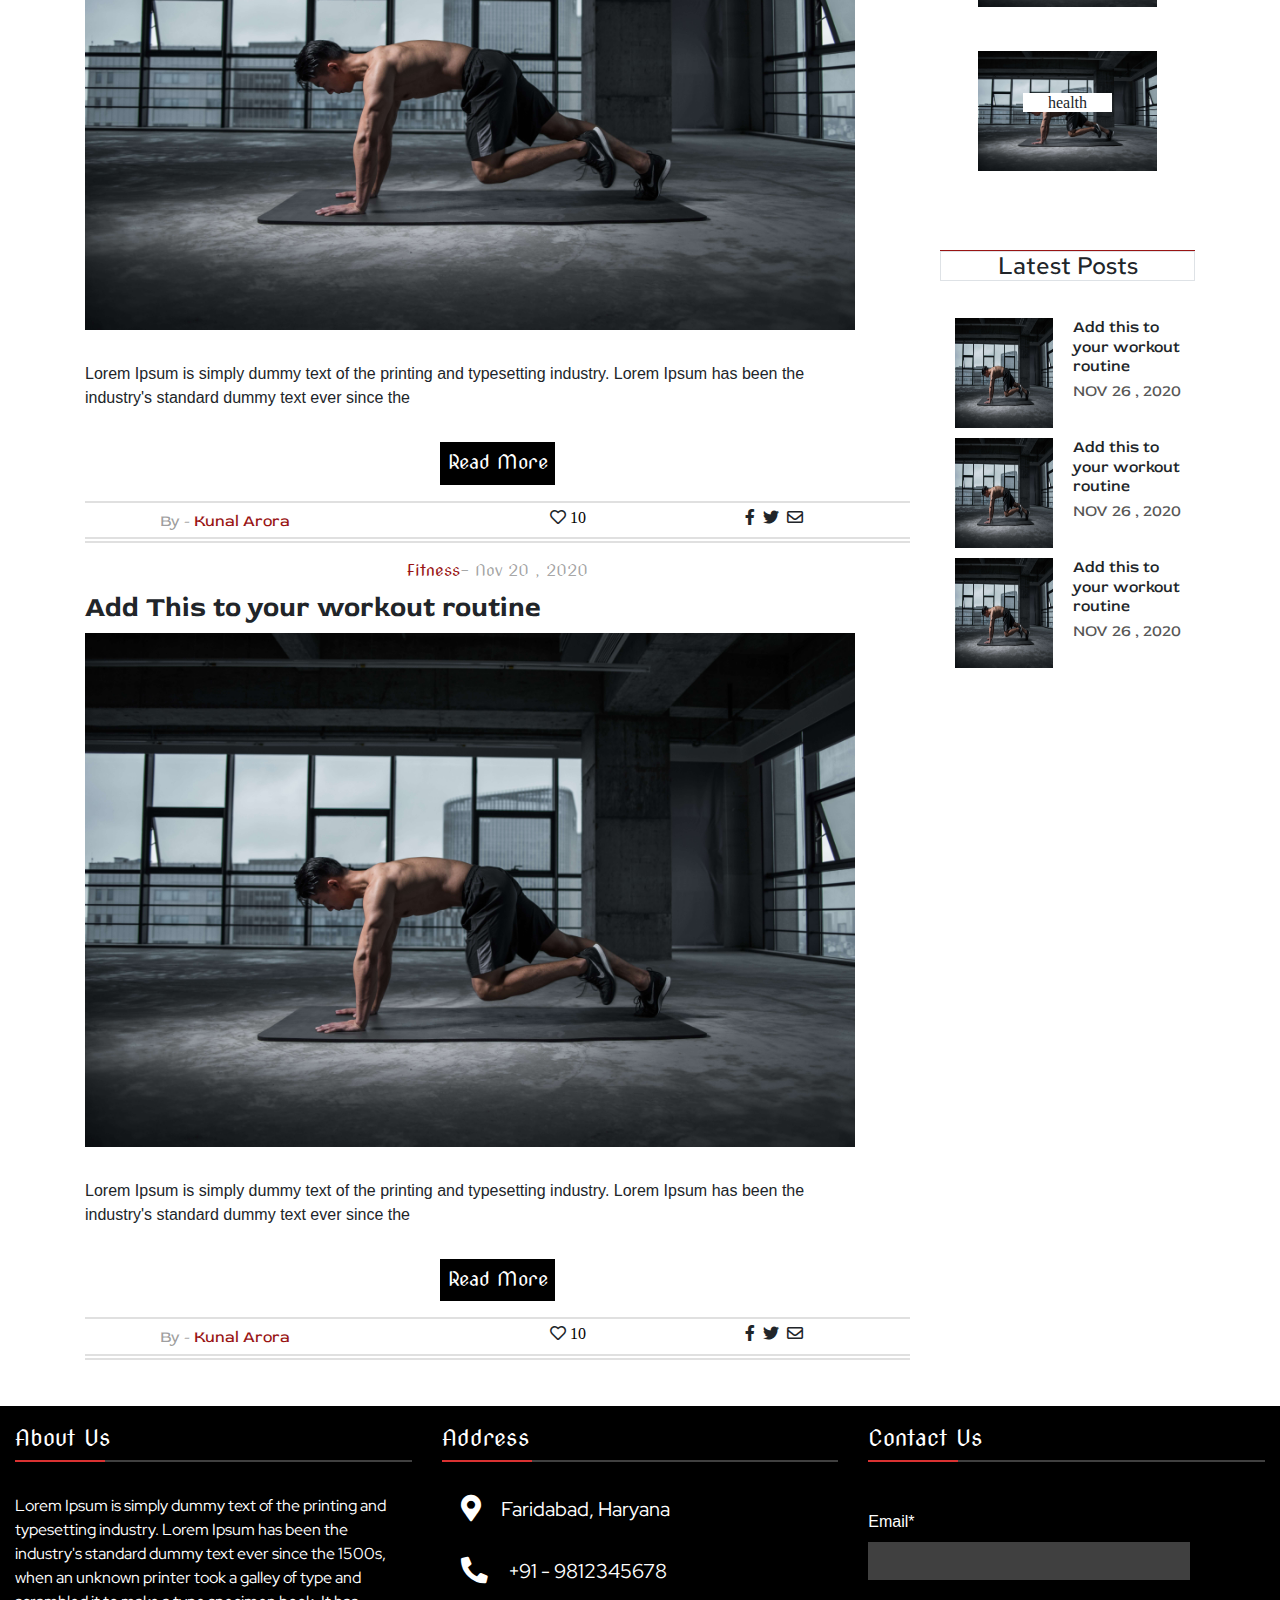
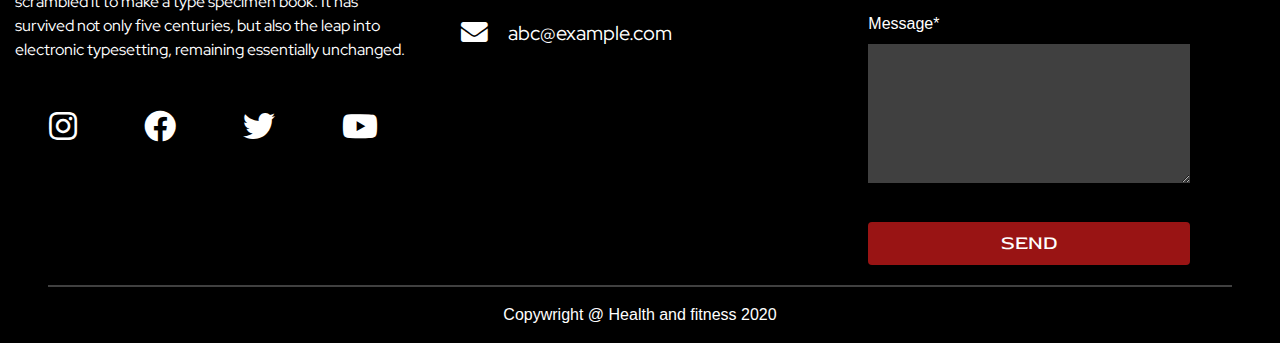
<file: Fitness Blogging Website/categories.html>
<!DOCTYPE html>
<html lang="en">
  <head>
    <meta charset="UTF-8" />
    <meta name="viewport" content="width=device-width, initial-scale=1.0" />

    <!-- Bootstrap CSS -->
    <link
      rel="stylesheet"
      href="https://cdn.jsdelivr.net/npm/bootstrap@4.5.3/dist/css/bootstrap.min.css"
    />

    <!----------------Font Awesome---------------->
    <link
      rel="stylesheet"
      href="https://cdnjs.cloudflare.com/ajax/libs/font-awesome/5.15.1/css/all.min.css"
    />
    <!---------------------google fonts---------------->

    <link rel="preconnect" href="https://fonts.gstatic.com" />
    <link
      href="https://fonts.googleapis.com/css2?family=Boogaloo&display=swap"
      rel="stylesheet"
    />
    <link rel="preconnect" href="https://fonts.gstatic.com" />
    <link
      href="https://fonts.googleapis.com/css2?family=Nova+Cut&display=swap"
      rel="stylesheet"
    />
    <link rel="preconnect" href="https://fonts.gstatic.com" />
    <link
      href="https://fonts.googleapis.com/css2?family=Rasa:wght@300&display=swap"
      rel="stylesheet"
    />
    <link rel="preconnect" href="https://fonts.gstatic.com" />
    <link
      href="https://fonts.googleapis.com/css2?family=Nova+Cut&family=Red+Hat+Display&family=Red+Hat+Text&family=Red+Rose:wght@300&family=Nova+Cut&family=Red+Hat+Text:wght@500&family=Red+Rose:wght@400;700&family=Redressed&display=swap"
      rel="stylesheet"
    />

    <!--footer google fonts-->
    <link rel="preconnect" href="https://fonts.gstatic.com" />
    <link
      rel="stylesheet"
      href="https://fonts.googleapis.com/css2?family=Nova+Cut&family=Red+Hat+Display&family=Red+Hat+Text&family=Red+Rose:wght@300&display=swap"
    />

    <title>Blog Post</title>

    <link rel="stylesheet" href="./assets/css/style.css" />
  </head>

  <body>
    <!-------------------------------------header section------------------------------------------>
    <header>
      <nav class="navbar navbar-expand navbar-dark bg-color-black">
        <div class="container-fluid mx-4">
          <div class="row w-100">
            <div class="col-12 col-sm-6 temp-2">
              <ul class="navbar-nav mr-auto">
                <li class="nav-item active px-1">
                  <a class="nav-link" href="#"
                    ><i class="fab fa-twitter"></i
                  ></a>
                </li>
                <li class="nav-item active px-1">
                  <a class="nav-link" href="#"
                    ><i class="fab fa-instagram"></i
                  ></a>
                </li>
                <li class="nav-item active px-1">
                  <a class="nav-link" href="#"
                    ><i class="fab fa-facebook"></i
                  ></a>
                </li>
                <li class="nav-item active px-1">
                  <a class="nav-link" href="#"
                    ><i class="fas fa-phone-alt"></i
                  ></a>
                </li>
                <li class="nav-item active px-1">
                  <a class="nav-link" href="#"
                    ><i class="fas fa-map-marker-alt"></i
                  ></a>
                </li>
                <li class="nav-item active px-1">
                  <a class="nav-link" href="#"
                    ><i class="fab fa-youtube-square"></i>
                  </a>
                </li>
              </ul>
            </div>
            <div class="col-12 col-sm-6">
              <ul class="navbar-nav top-right-btns">
                <li class="nav-item px-1">
                  <a class="nav-link text-white" href="#"
                    ><i class="fa fa-search"></i> Search</a
                  >
                </li>
                <li class="nav-item px-1">
                  <a class="nav-link text-white" href="./signup.html">Signup</a>
                </li>
                <li class="nav-item px-1">
                  <a class="nav-link text-white" href="./login.html">Login</a>
                </li>
              </ul>
            </div>
          </div>
        </div>
      </nav>

      <div class="container text-center my-4">
        <p class="format-heading">
          Health <span class="red-col"> & </span> Fitness
        </p>
        <p class="small-heading">How To Live a Healthy and Fit Life?</p>
      </div>

      <nav class="navbar navbar-expand-md navbar-light" id="ftco-navbar">
        <div class="container">
          <button
            class="navbar-toggler text-center mx-auto"
            type="button"
            data-toggle="collapse"
            data-target="#ft-nav"
            aria-controls="ftco-nav"
            aria-expanded="false"
            aria-label="Toggle navigation"
          >
            <strong> Menu </strong>
          </button>
          <div class="collapse navbar-collapse" id="ft-nav">
            <ul class="navbar-nav w-100 main-menubar">
              <li class="nav-item active">
                <a href="./index.html" class="nav-link format-main-menubar"
                  >Home</a
                >
              </li>
              <li class="nav-item dropdown active">
                <a
                  class="nav-link format-main-menubar"
                  href="#"
                  id="navbarDropdown"
                  role="button"
                  data-toggle="dropdown"
                >
                  Categories
                  <img
                    src="./assets/images/icons8-expand-arrow-24.png"
                    width="10"
                  />
                </a>
                <div
                  class="dropdown-menu w-75 mx-auto dropdown-menu-center"
                  aria-labelledby="navbarDropdown"
                >
                  <a class="dropdown-item format-main-menubar" href="#"
                    >Fitness</a
                  >
                  <a class="dropdown-item format-main-menubar" href="#"
                    >Health</a
                  >
                  <a class="dropdown-item format-main-menubar" href="#"
                    >Workout</a
                  >
                </div>
              </li>
              <li class="nav-item active">
                <a href="./blogPost.html" class="nav-link format-main-menubar"
                  >blogPost</a
                >
              </li>
              <li class="nav-item active">
                <a href="#" class="nav-link format-main-menubar">Workout</a>
              </li>
              <li class="nav-item active">
                <a href="#" class="nav-link format-main-menubar">Health</a>
              </li>
            </ul>
          </div>
        </div>
      </nav>
      <div class="container-fluid">
        <hr />
      </div>
    </header>

    <!--------------------------------nav ends--------------------------------->
    <div class="rectangle-nav">
      <p class="category-rectangle">Category</p>
      <p class="fitness-rectangle">Fitness</p>
    </div>
    <br /><br /><br /><br /><br />

    <!--------------------------------Blog Post-------------------------------->

    <section id="blogPost">
      <div class="container">
        <div class="row">
          <div class="col-md-9">
            <div class="category-with-date">
              Fitness
              <div class="category-grey">- Nov 20 , 2020</div>
            </div>
            <h3>Add This to your workout routine</h3>
            <img
              src="./assets/images/pexels-li-sun-2294361 (1).jpg"
              width="770px"
              height="513px"
              class="img-fluid"
            />

            <div class="blog-text">
              Lorem Ipsum is simply dummy text of the printing and typesetting
              industry. Lorem Ipsum has been the industry's standard dummy text
              ever since the
            </div>

            <div class="readmore-button"><span> Read More </span></div>

            <hr />
            <div class="blog-like row">
              <div class="col-md-6">
                <p>Kunal Arora</p>
              </div>
              <div class="col-md-3"><i class="far fa-heart"></i></div>
              <div class="col-md-3">
                <i class="fab fa-facebook-f"></i>
                <i class="fab fa-twitter"></i>
                <i class="far fa-envelope"></i>
              </div>
            </div>
            <hr style="margin-top: -20px" />
            <hr style="margin-top: -14px" />

            <div class="category-with-date">
              Fitness
              <div class="category-grey">- Nov 20 , 2020</div>
            </div>
            <h3>Add This to your workout routine</h3>
            <img
              src="./assets/images/pexels-li-sun-2294361 (1).jpg"
              width="770px"
              height="513px"
              class="img-fluid"
            />

            <div class="blog-text">
              Lorem Ipsum is simply dummy text of the printing and typesetting
              industry. Lorem Ipsum has been the industry's standard dummy text
              ever since the
            </div>

            <div class="readmore-button"><span> Read More </span></div>

            <hr />
            <div class="blog-like row">
              <div class="col-md-6">
                <p>Kunal Arora</p>
              </div>
              <div class="col-md-3"><i class="far fa-heart"></i></div>
              <div class="col-md-3">
                <i class="fab fa-facebook-f"></i>
                <i class="fab fa-twitter"></i>
                <i class="far fa-envelope"></i>
              </div>
            </div>
            <hr style="margin-top: -20px" />
            <hr style="margin-top: -14px" />

            <div class="category-with-date">
              Fitness
              <div class="category-grey">- Nov 20 , 2020</div>
            </div>
            <h3>Add This to your workout routine</h3>
            <img
              src="./assets/images/pexels-li-sun-2294361 (1).jpg"
              width="770px"
              height="513px"
              class="img-fluid"
            />

            <div class="blog-text">
              Lorem Ipsum is simply dummy text of the printing and typesetting
              industry. Lorem Ipsum has been the industry's standard dummy text
              ever since the
            </div>

            <div class="readmore-button"><span> Read More </span></div>

            <hr />
            <div class="blog-like row">
              <div class="col-md-6">
                <p>Kunal Arora</p>
              </div>
              <div class="col-md-3"><i class="far fa-heart"></i></div>
              <div class="col-md-3">
                <i class="fab fa-facebook-f"></i>
                <i class="fab fa-twitter"></i>
                <i class="far fa-envelope"></i>
              </div>
            </div>
            <hr style="margin-top: -20px" />
            <hr style="margin-top: -14px" />

            <!-- <div class="form">
              <hr style="margin-top: -20px" />
              <hr style="margin-top: -14px" />
              <form>
                <textarea name="comment">   Leave a comment</textarea>
                <div class="Post-btn"><input type="submit" value="Post" /></div>
              </form>
            </div> -->
          </div>

          <div class="col-md-3">
            <div class="row-md-3">
              <hr style=>
              <h4 class="border">About</h4>
              <img
                src="./assets/images/pexels-pixabay-35009 (1).jpg "
                width="auto"
                height="227px"
                class="img-fluid"
              />
              <p style="font-family: 'Red Hat Text', sans-serif">
                I am x y z <br />
                bkvabhabuhvawebubdbhva
              </p>
              <h5
                style="
                  font-family: 'Red Hat Text', sans-serif;
                  size: 23px;
                  color: rgba(0, 0, 0, 0.7);
                "
              >
                Read More
              </h5>
            </div>

            <div class="row-md-3">
              <hr />
              <h4 class="connectAndFollow-title border">Connect And Follow</h4>
              <div class="social-blogpost">
                <div><i class="fab fa-facebook-f"></i></div>
                <div><i class="fab fa-instagram"></i></div>
                <div><i class="fab fa-google-plus"></i></div>
                <div><i class="fab fa-twitter"></i></div>
                <div><i class="fas fa-rss-square"></i></div>
              </div>
            </div>

            <div class="categories row-md-3">
              <hr />
              <h4 class="categories-title border">Categories</h4>
              <div class="row-md-4">
                <img
                  src="./assets/images/pexels-li-sun-2294361 (1).jpg "
                  class="img-fluid"
                />
                <div class="textblock"><span>fitness</span></div>
              </div>
              <div class="row-md-4">
                <img
                  src="./assets/images/pexels-li-sun-2294361 (1).jpg"
                  class="img-fluid"
                />
                <div class="textblock"><span>workout</span></div>
              </div>
              <div class="row-md-4">
                <img
                  src="./assets/images/pexels-li-sun-2294361 (1).jpg"
                  class="img-fluid"
                />
                <div class="textblock"><span>health</span></div>
              </div>
            </div>

            <div class="latestPosts row-md-3">
              <hr />
              <h4 class="latestPosts-title border">Latest Posts</h4>
              <div class="row-md-4">
                <div class="col-md-6">
                  <img
                    src="./assets/images/pexels-li-sun-2294361 (1).jpg"
                    class="img-fluid"
                  />
                </div>
                <div class="col-md-6">
                  <h6>Add this to your workout routine</h6>
                  <p>NOV 26 , 2020</p>
                </div>
              </div>

              <div class="row-md-4">
                <div class="col-md-6">
                  <img
                    src="./assets/images/pexels-li-sun-2294361 (1).jpg"
                    class="img-fluid"
                  />
                </div>
                <div class="col-md-6">
                  <h6>Add this to your workout routine</h6>
                  <p>NOV 26 , 2020</p>
                </div>
              </div>

              <div class="row-md-4">
                <div class="col-md-6">
                  <img
                    src="./assets/images/pexels-li-sun-2294361 (1).jpg"
                    class="img-fluid"
                  />
                </div>
                <div class="col-md-6">
                  <h6>Add this to your workout routine</h6>
                  <p>NOV 26 , 2020</p>
                </div>
              </div>
            </div>
          </div>
        </div>
      </div>
    </section>

    <!---------------------footer starts--------------->

    <section id="footer">
      <div class="container-fluid">
        <div class="row">
          <div class="col-12 col-md-4 my-1">
            <div class="row-md-9">
              <h4 class="footer-title">
                About Us
                <hr />
              </h4>

              <div class="footer-about-text">
                Lorem Ipsum is simply dummy text of the printing and typesetting
                industry. Lorem Ipsum has been the industry's standard dummy
                text ever since the 1500s, when an unknown printer took a galley
                of type and scrambled it to make a type specimen book. It has
                survived not only five centuries, but also the leap into
                electronic typesetting, remaining essentially unchanged.
              </div>
            </div>

            <div class="row-md-3 footer-social">
              <i class="fab fa-instagram fa-2x"></i>
              <i class="fab fa-facebook fa-2x"></i>
              <i class="fab fa-twitter fa-2x"></i>
              <i class="fab fa-youtube fa-2x"></i>
            </div>
          </div>

          <div class="col-12 col-md-4 my-1">
            <h4 class="footer-title">
              Address
              <hr />
            </h4>

            <div class="footer-connect-text">
              <div class="footer-icon-gap">
                <i class="fa fa-map-marker-alt fa-lg mr-3"></i> Faridabad,
                Haryana
              </div>
              <div class="footer-icon-gap">
                <i class="fa fa-phone-alt fa-lg mr-3"></i> +91 - 9812345678
              </div>
              <div class="footer-icon-gap">
                <i class="fa fa-envelope fa-lg mr-3"></i> abc@example.com
              </div>
            </div>
          </div>

          <div class="col-12 col-md-4 my-1">
            <h4 class="footer-title">
              Contact Us
              <hr />
            </h4>
            <form class="form-center">
              <div class="footer-form-group">
                <label for="exampleInputEmail">Email*</label>
                <input
                  type="email"
                  class="form-control"
                  id="exampleInputEmail1"
                  aria-describedby="emailHelp"
                />
              </div>
              <div class="footer-form-group">
                <label for="exampleInputMessage">Message*</label><br />
                <textarea name="message" cols="10" rows="5"> </textarea>
              </div>
              <div class="footer-form-group">
                <button type="submit" class="btn submit-btn">SEND</button>
              </div>
            </form>
          </div>
        </div>
      </div>
      <div class="copyrights">
        <hr />
        <p>Copywright @ Health and fitness 2020</p>
      </div>
    </section>

    <!---------------------footer ends--------------->

    <!----------------java script-------------------->
    <script src="https://code.jquery.com/jquery-3.5.1.slim.min.js"></script>
    <script src="https://cdn.jsdelivr.net/npm/bootstrap@4.5.3/dist/js/bootstrap.bundle.min.js"></script>
  </body>
</html>
</file>
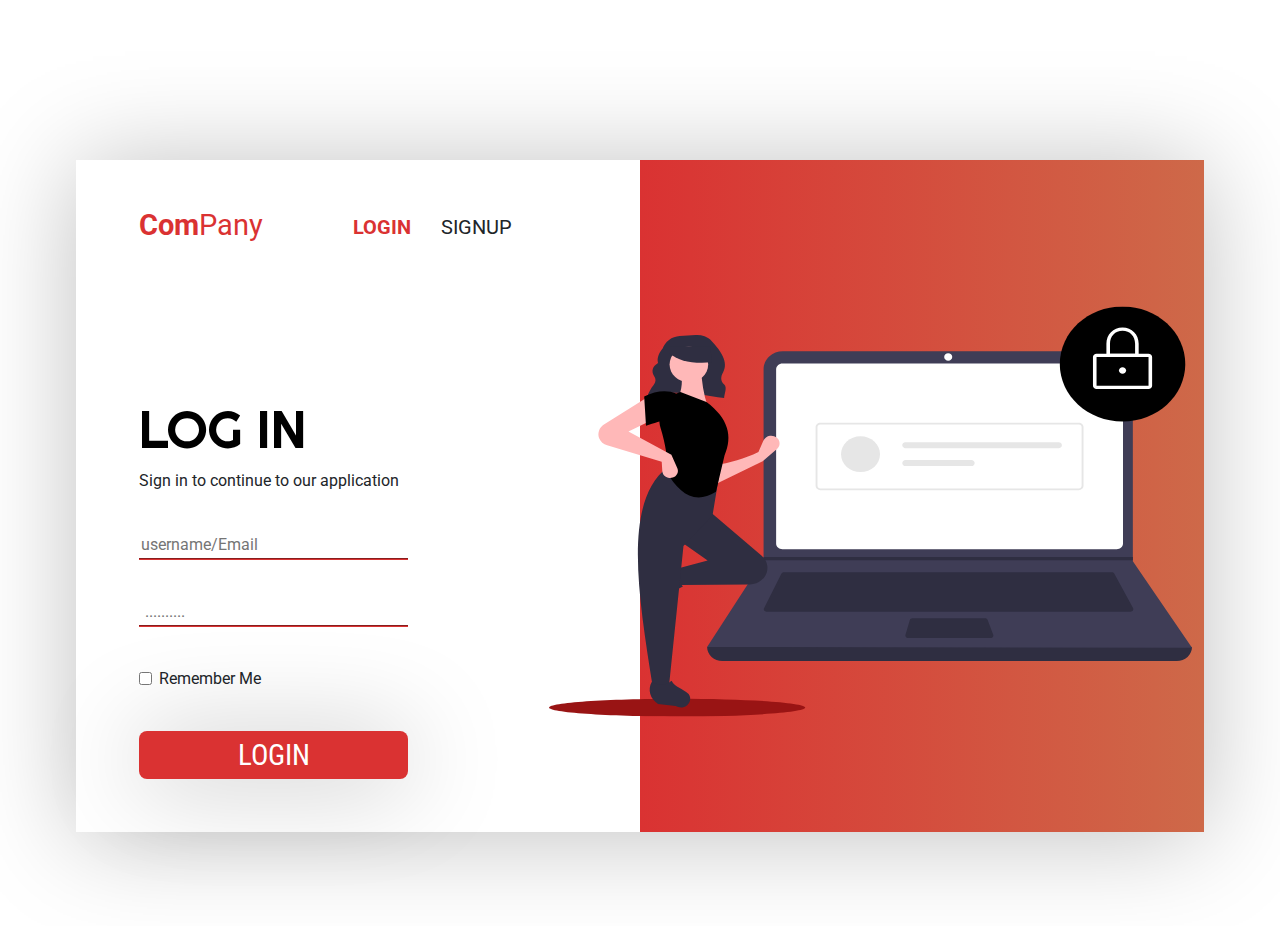
<file: Fitness Blogging Website/login.html>
<!DOCTYPE html>
<html lang="en">

<head>
  <meta charset="UTF-8">
  <meta name="viewport" content="width=device-width, initial-scale=1.0">
  <title>login_system</title>
  <link rel="stylesheet" href="https://maxcdn.bootstrapcdn.com/bootstrap/4.0.0/css/bootstrap.min.css"
    integrity="sha384-Gn5384xqQ1aoWXA+058RXPxPg6fy4IWvTNh0E263XmFcJlSAwiGgFAW/dAiS6JXm" crossorigin="anonymous">
  <link href="https://fonts.googleapis.com/css2?family=Righteous&display=swap" rel="stylesheet">
  <link href="https://fonts.googleapis.com/css2?family=Roboto:wght@100&display=swap" rel="stylesheet">
  <link href="https://fonts.googleapis.com/css2?family=Roboto+Condensed:wght@300&family=Roboto:wght@100&display=swap"
    rel="stylesheet">

  <link rel="stylesheet" href="./assets/css/style.css">
</head>

<body>

  <section>
    <div class="container box ">

      <div class="row w-100">
        <div class="col-5">

          <div class="row pt-5">
            <div class="col-6">
              <h1 class="company pl-5"> <strong>Com</strong>Pany</h1>
            </div>

            <div class="col-6 d-flex pl-5 pt-2">
              <h5 class="head"> LOGIN </h5>
              <h5 class="sign-up">SIGNUP</h5>
            </div>
          </div>

          <div class="pl-5"
            style="display:flex; justify-content:center; height: 100%; align-items: left; flex-direction: column; ">

            <h1 class="login">LOG IN</h1>

            <p>Sign in to continue to our application </p>


            <form>
              <div class="form-group">

                <input type="text" class="inp no-outline pt-4" placeholder="username/Email">

              </div>
              <div class="form-group">

                <input type="password" placeholder=" .........." class=" inp no-outline pt-4"
                  id="exampleInputPassword1">
              </div>
              <div class="form-group form-check pt-4">
                <input type="checkbox" class="form-check-input" id="exampleCheck1">
                <label class="form-check-label" for="exampleCheck1">Remember Me</label>
              </div>
              <button type="submit" class="btn btn-col mt-4"><span class="log-txt-for">LOGIN</span></button>
            </form>


            <!-- <form> 
                            <div>


                                <input type="text" placeholder="Username/Email"
                                    style="display: flex; padding-top: 1rem;">
                                <p>Input field without outline:</p> 
                                <input type="text" class="no-outline" placeholder="..........">
                            </div>
                            <button type="submit" class="btn btn-primary">Submit</button>
                        </form>-->


          </div>
        </div>


        <div class=" col-7">

          <img src="./assets/images/login.svg" alt="" class="login-img">


        </div>
      </div>
    </div>
    </div>
  </section>

</body>

</html>
</file>
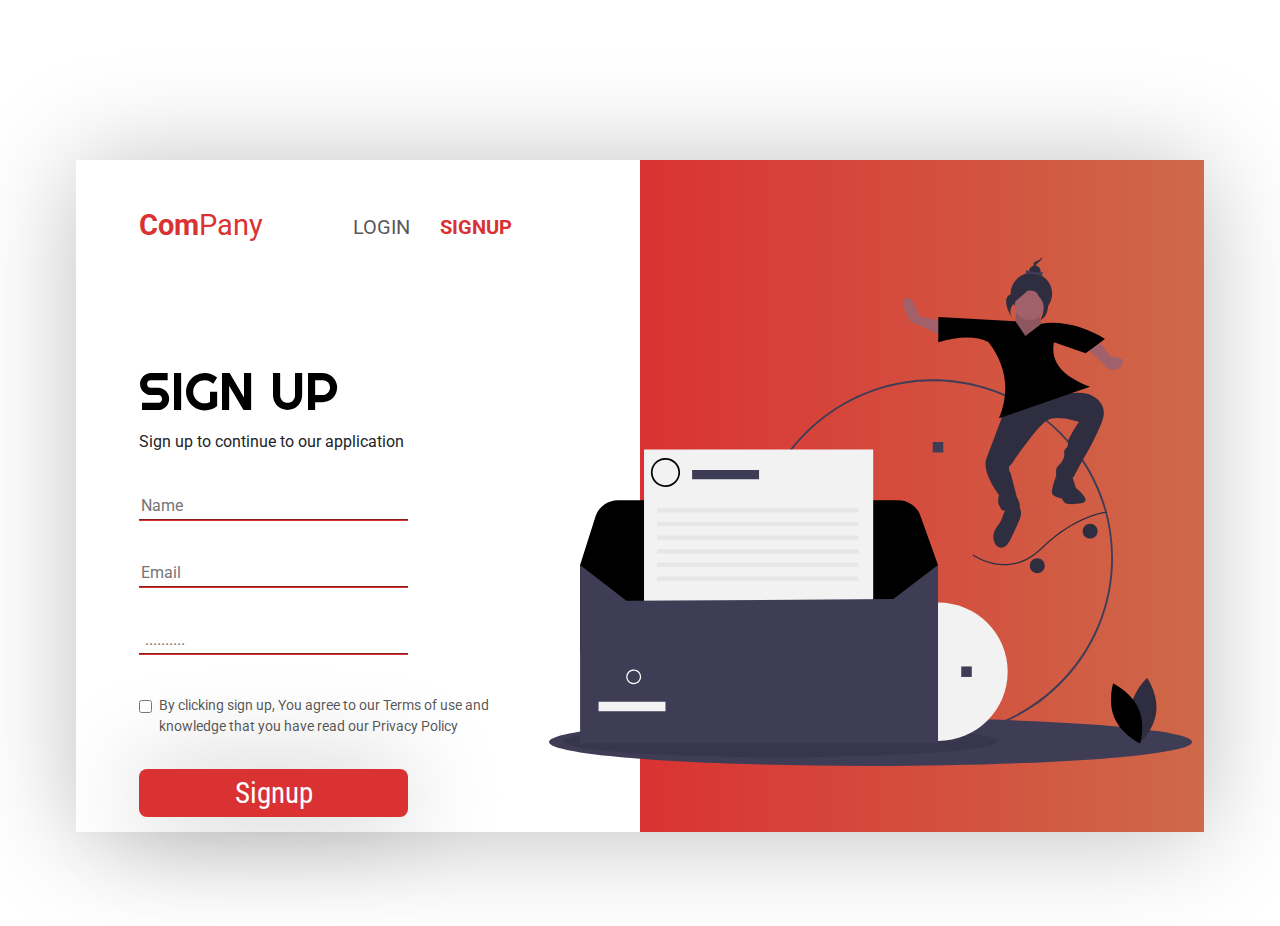
<file: Fitness Blogging Website/signup.html>
<!DOCTYPE html>
<html lang="en">

<head>
  <meta charset="UTF-8">
  <meta name="viewport" content="width=device-width, initial-scale=1.0">
  <title>sign_system</title>
  <link rel="stylesheet" href="https://maxcdn.bootstrapcdn.com/bootstrap/4.0.0/css/bootstrap.min.css">
  <link href="https://fonts.googleapis.com/css2?family=Righteous&display=swap" rel="stylesheet">
  <link href="https://fonts.googleapis.com/css2?family=Roboto:wght@100&display=swap" rel="stylesheet">
  <link href="https://fonts.googleapis.com/css2?family=Roboto+Condensed:wght@300&family=Roboto:wght@100&display=swap"
    rel="stylesheet">

  <link rel="stylesheet" href="./assets/css/style.css">
</head>

<body>

  <section>
    <div class="container box ">

      <div class="row w-100">
        <div class="col-5">

          <div class="row pt-5">
            <div class="col-6">
              <h1 class="company pl-5"> <span class="com">Com</span>Pany</h1>
            </div>

            <div class="col-6 d-flex pl-5 pt-2">
              <h5 class="head-sign"> LOGIN </h5>
              <h5 class="sign-up-page">SIGNUP</h5>
            </div>
          </div>

          <div class="pl-5"
            style="display:flex; justify-content:center; height: 100%; align-items: left; flex-direction: column; ">

            <h1 class="login">SIGN UP</h1>

            <p>Sign up to continue to our application </p>


            <form>
              <div class="form-group">

                <input type="text" class="inp no-outline pt-4" placeholder="Name   ">

              </div>
              <div class="form-group">

                <input type="password" placeholder="Email" class=" inp no-outline pt-4" id="exampleInputPassword1">
              </div>

              <div class="form-group">

                <input type="password" placeholder=" .........." class=" inp no-outline pt-4"
                  id="exampleInputPassword1">
              </div>
              <div class="form-group form-check pt-4">
                <input type="checkbox" class="form-check-input " id="exampleCheck1">
                <label class="form-check-label" for="exampleCheck1">
                  <p class="check"> By clicking sign up, You agree to our Terms of use and knowledge that you have read
                    our Privacy Policy</p>
                </label>
              </div>
              <button type="submit" class="btn btn-col"><span class="log-txt-for">Signup</span></button>
            </form>


            <!-- <form> 
                            <div>


                                <input type="text" placeholder="Username/Email"
                                    style="display: flex; padding-top: 1rem;">
                                <p>Input field without outline:</p> 
                                <input type="text" class="no-outline" placeholder="..........">
                            </div>
                            <button type="submit" class="btn btn-primary">Submit</button>
                        </form>-->


          </div>
        </div>


        <div class=" col-7">

          <img src="./assets/images/signup.svg" alt="" class="login-img">


        </div>
      </div>
    </div>
    </div>
  </section>

</body>

</html>
</file>
<file: Fitness Blogging Website/assets/css/style.css>
/*===== globals =====*/
.bg-color-black {
  background-color: #000000 !important;
}

.btn-black {
  background: black;
}

.red-col {
  color: #ea4232;
}

/* header section css starts here */

.top-right-btns {
  color: white;
  justify-content: flex-end;
}

.format-heading {
  font-family: Boogaloo;
  font-style: normal;
  font-weight: normal;
  font-size: 80px;
  color: #000000;
}

.small-heading {
  font-family: Boogaloo;
  font-style: Regular;
  font-size: 27px;
  line-height: 10px;
  line-height: 80%;
  vertical-align: center;
  color: rgba(0, 0, 0, 0.53);
  padding-bottom: 3rem;
}

.main-menubar {
  justify-content: space-between;
}

.format-main-menubar {
  font-family: "Nova Cut";
  font-size: 1.3rem;
}

/* header section css ends here */

/* homepage 3 images banner section css starts here */
.banner-img-left {
  width: 100%;
  height: 24rem;
  background: url("../images/pexels-li-sun-2294361\ \(1\).jpg");
  background-size: cover;
  background-position: center;
  color: white;
}

.banner-img-right {
  width: 100%;
  height: 24rem;
  background: url("../images/pexels-pixabay-35009\ \(1\).jpg");
  background-size: cover;
  background-position: center;
  color: white;
}

.centered {
  padding: 0 1rem;
  height: 100%;
  display: flex;
  flex-direction: column;
  align-items: start;
  justify-content: flex-end;
  font-weight: bold;
  font-size: 28px;
}

/* homepage 3 images banner section css ends here */

.format-heading-2 {
  text-align: center;
  font-family: Nova Cut;
  font-style: normal;
  font-weight: normal;
  font-size: 20px;
  margin-top: 2rem;
}

.format-card-image {
  width: 100%;
  height: 20rem;
}

.format-underline {
  width: 4rem;
  border: 2px solid #991414;
  margin-bottom: 3rem;
  margin-left: 46.5rem;
}

.homepage-line-design {
  border-top: 2px solid rgb(225, 225, 225);
  border-bottom: 2px solid rgb(225, 225, 225);
  width: 100%;
  height: 1.5rem;
}

.format-health {
  text-align: center;
  margin: 0;
  padding: 0;
  font-family: Nova Cut;
  font-style: normal;
  font-weight: normal;
  font-size: 22px;
}

.format-health-image {
  position: absolute;
  width: 550.01px;
  height: 404.45px;
}

.health-section {
  width: 550px;
  /* height: 405px; */
  /* transform: matrix(1, 0, 0, 1, 0, 0); */
}

.card-body-1 {
  width: 100%;
  text-align: center;
}

.font-format {
  font-family: Red Hat Text;
  font-style: normal;
  font-weight: normal;
  font-size: 16px;
  color: #000000;
}

.format-text-popular {
  /* position: absolute; */
  /* width: 54px; */
  /* height: 10px; */
  /* s */

  font-family: Nova Cut;
  font-style: normal;
  font-weight: normal;
  font-size: 16px;
  line-height: 19px;
  /* display: flex; */
  /* align-items: center;
text-align: center; */

  color: #991414;
}

.format-text-para {
  font-family: Nova Cut;
  font-style: normal;
  font-weight: normal;
  font-size: 18px;
  line-height: 22px;
  /* display: flex; */
  align-items: center;
  text-align: center;
  /* margin-right: 8rem; */
  color: #000000;
}

.div-spacing-0 {
  padding-top: 2rem;
  padding-left: 4rem;
  margin-bottom: 4rem;
}

.card-body {
  -ms-flex: 1 1 auto;
  flex: 1 1 auto;
  min-height: 1px;
  padding: 0.25rem !important;
}

.format-text-health {
  font-family: Nova Cut;
  font-style: normal;
  font-weight: normal;
  font-size: 16px;
  line-height: 19px;
}
.color-health {
  color: #991414;
}

.format-text-health-1 {
  font-family: Red Rose;
  font-style: normal;
  font-weight: bold;
  font-size: 22px;
  line-height: 27px;
  height: 27px;
  align-items: center;
  text-align: center;
  padding-top: 0.5rem;
  color: #000000;
}

.line-health {
  position: absolute;
  width: 60px;
  height: 0px;
  left: 371px;
  top: 1944px;

  border: 2px solid #000000;
}

.spacing-section {
  padding-top: 5rem;
}

.temp-line-format {
  width: 15%;
  border: 0.5px solid #000000;
}

.format-div {
  margin: 4rem 0;
}

.main-hr-for {
  width: 100%;
}

.line-format {
  border: top bottom #000000;
  width: 100%;
  padding-bottom: 0.5rem;
}

.section-spacing-1 {
  padding: 3rem 0 1rem 0;
}

.edit-font {
  font-family: Rasa;
  font-style: normal;
  font-weight: 600;
  font-size: 18px;
  line-height: 22px;
  padding-top: 0.5rem;
  color: #ffffff;
}
.edit-font-1 {
  font-family: Rasa;
  font-style: normal;
  font-weight: 600;
  font-size: 18px;
  line-height: 22px;

  /* identical to box height */

  /* display: flex; */
  align-items: center;

  color: #ffffff;
}

.line-class {
  width: 6%;
  border: 1px solid #991414;
}

/* Styling of login form */

.box {
  height: 672px;
  width: 1128px;
  /* border-radius: 12px; */
  /* position: absolute; */

  margin-top: 10rem;
  /* bottom: -100px; */
  left: 180px;
  /* right: 100px; */
  /* display: flex; */

  background: #fff;
  /* padding: 30px; */
  box-shadow: 0px 4px 99px rgba(0, 0, 0, 0.25);
  background: linear-gradient(
    90deg,
    rgba(255, 255, 255, 1) 50%,
    rgba(218, 50, 50, 1) 50%,
    rgba(206, 105, 73, 1) 100%
  );
}

.login-img {
  /* position: absolute; */

  height: 676px;
  width: 643px;
  padding-top: 1.7rem;

  /* padding-left: 1.2rem; */
}

.com {
  font-weight: bold;
}
.login {
  /* position: absolute; */

  font-family: Righteous;
  /* font-style: normal; */
  font-weight: normal;
  font-size: 53px;
  text-align: left;
  /* line-height: 66px; */
  /* identical to box height */

  color: #000000;
}

.inp {
  border-top-style: hidden;
  border-right-style: hidden;
  border-left-style: hidden;
  border-bottom-style: groove;
  border-bottom-color: #da3232;
  border-bottom-width: 2px;
  width: 71%;
}

.no-outline:focus {
  outline: none;
}

.btn-col {
  background: #da3232;
  box-shadow: 0px 4px 99px rgba(0, 0, 0, 0.25);
  border-radius: 8px;
  width: 71%;
}

.company {
  font-family: Roboto;
  font-style: normal;
  font-weight: normal;
  font-size: 29px;
  line-height: 34px;
  /* identical to box height */

  color: #da3232;
}

.head {
  font-family: Roboto;
  font-style: normal;
  font-weight: bold;
  font-size: 20px;
  line-height: 23px;

  color: #da3232;
  /* padding-left: 30px; */
}

.com {
  font-weight: bolder;
}
.sign-up {
  font-family: Roboto;
  font-style: normal;
  font-weight: normal;
  font-size: 20px;
  line-height: 23px;

  padding-left: 30px;
}

.log-txt-for {
  font-family: Roboto Condensed;
  font-style: normal;
  font-weight: normal;
  font-size: 29px;
  line-height: 34px;
  /* display: flex; */
  /* align-items: center; */
  /* text-align: center; */

  color: #ffffff;
}

/* Sign up page styling */

.head-sign {
  font-family: Roboto;
  font-style: normal;
  font-weight: normal;
  font-size: 20px;
  line-height: 23px;

  color: rgba(0, 0, 0, 0.68);
}

.sign-up-page {
  font-family: Roboto;
  font-style: normal;
  font-weight: bold;
  font-size: 20px;
  line-height: 23px;

  color: #da3232;
  padding-left: 30px;
}

.check {
  font-family: Roboto;
  font-style: normal;
  font-weight: normal;
  font-size: 14px;
  color: rgba(0, 0, 0, 0.68);
}

/*--------------------------Blog Post Page and categories page styling starts--------------------------*/

/* Fonts used in Blog Post Page

font-family: 'Nova Cut', cursive;
font-family: 'Red Hat Text', sans-serif;
font-family: 'Red Rose', cursive;
font-family: 'Redressed', cursive;
*/

#blogPost .container {
  margin-bottom: 30px;
}
#blogPost .container .fitness-title span {
  font-family: "Nova Cut", cursive;
  font-size: 19px;
  color: #e5e5e5;
  background-color: #991414;
}

#blogPost .container h3 {
  font-family: "Red Rose", cursive;
  size: 37px;
  font-weight: bold;
}

.blog-text {
  size: 16px;
  padding-top: 32px;
  padding-bottom: 32px;
  padding-left: 0px;
  padding-right: 50px;
}

#blogPost .container .col-md-9 hr {
  border: 0.5px solid rgba(0, 0, 0, 0.12);
}

.blog-like {
  margin-top: -10px;
  margin-left: 60px;
  padding-bottom: 1%;
  display: flex;
}

.blog-like .col-md-6 p {
  color: #991414;
  font-family: "Red Rose", cursive;
}

.blog-like .col-md-6 p::before {
  content: "By - ";
  color: rgba(0, 0, 0, 0.39);
}

.blog-like .fab {
  margin-right: 8px;
}

.blog-like .col-md-3 {
  display: flex;
}

.blog-like .col-md-3 .far.fa-heart::after {
  content: " 10 ";
  color: #000000;
}

textarea {
  position: relative;
  width: 100%;
  height: 294px;
  font-family: "Red Rose", cursive;
  font-size: 18px;
  color: rgba(0, 0, 0, 0.62);
  border: 1px solid rgba(0, 0, 0, 0.72);
  box-sizing: border-box;
}
.Post-btn input {
  font-family: "Nova Cut", cursive;
  background-color: #991414;
  color: #e5e5e5;
  font-size: 19px;
  padding: 6px 23px 6px 23px;
  width: auto !important;
  border: 0;
}

.Post-btn {
  position: relative;
  text-align: right;
  margin-top: -55px;
  z-index: 1 !important;
  margin-right: 10px;
}

.row-md-3 hr {
  border: 0.5px solid #991414;
  margin-bottom: -1px;
}

.row-md-3 {
  text-align: center;
  margin-bottom: 70px;
  margin-top: -15px;
}

.row-md-3 h4 {
  font-family: "Red Hat Text", sans-serif;
  size: 26px;
}

.social-blogpost {
  display: flex;
  justify-content: space-between;
}

.connectAndFollow-title {
  margin-bottom: 28px;
}

.categories .row-md-4 {
  margin-bottom: 100px !important;
}

.categories .row-md-4 img {
  height: 120px !important;
}

.categories-title {
  margin-bottom: 60px;
}

.textblock {
  margin-top: -80px;
  font-family: "Redressed", cursive;
}

.textblock span {
  background-color: white;
  padding: 1px 25px 1px 25px;
}

.latestPosts-title {
  margin-bottom: 37px;
}
.latestPosts hr {
  margin-top: 150px;
}

.latestPosts .row-md-4 {
  display: flex;
  justify-content: space-between;
  padding-bottom: 10px !important;
}

.latestPosts .row-md-4 .col-md-6 img {
  height: 110px !important;
}

.latestPosts .row-md-4 .col-md-6 h6 {
  font-family: "Red Rose", cursive;
  size: 17px;

  font-weight: 400px;
  text-align: left;
  margin-left: -10px;
  margin-right: -10px;
}

.latestPosts .row-md-4 .col-md-6 p {
  color: rgba(0, 0, 0, 0.68);
  font-family: "Red Rose", cursive;
  font-weight: 400px;
  size: 12px !important;
  line-height: 15px;
  text-align: left;
  margin-left: -10px;
  margin-right: -10px;
}

/* ------------- Category Page Styling Start ------------------- */

.rectangle-nav {
  position: absolute;
  width: 100%;
  height: 100px;
  left: 0px;
  /* top: 390px; */
  background: rgba(196, 196, 196, 0.22);
  border: 1px solid rgba(0, 0, 0, 0.32);
  box-sizing: border-box;
}

.fitness-rectangle {
  font-family: Red Rose;
  font-style: normal;
  font-weight: bold;
  font-size: 32px;
  display: flex;
  align-items: center;
  color: #000000;
  justify-content: center;
}

.category-rectangle {
  font-family: Red Rose;
  font-style: normal;
  font-weight: normal;
  font-size: 17px;
  line-height: 30px;
  display: flex;
  align-items: center;
  color: #991414;
  justify-content: center;
}

.category-with-date {
  font-family: Nova Cut;
  font-style: normal;
  font-weight: normal;
  font-size: 16px;
  line-height: 23px;
  display: flex;
  align-items: center;
  text-align: center;
  justify-content: center;
  padding-bottom: 1vh;
  color: #991414;
}

.category-grey {
  color: rgba(0, 0, 0, 0.37);
}

.readmore-button span {
  display: flex;
  font-family: "Nova Cut", cursive;
  font-size: 19px;
  color: #ffffff;
  align-items: center;
  justify-content: center;
  background-color: #000000;
  padding: 0.8vh;
}

.readmore-button {
  display: flex;
  align-items: center;
  text-align: center;
  justify-content: center;
  align-items: center;
}

/* ------------- Category Page Styling End ------------------- */

/* ------------- Footer Styling Start ------------------- */

/*
FOOTER FONTS
font-family: 'Nova Cut', cursive;
font-family: 'Red Hat Display', sans-serif;
font-family: 'Red Hat Text', sans-serif;
font-family: 'Red Rose', cursive;
*/

#footer {
  background-color: #000000;
  color: white;
}

.footer-title {
  font-family: "Nova Cut", cursive;
  color: rgba(255, 255, 255, 1);
  margin-top: 15px;
  margin-bottom: 2rem;
  font-style: normal;
  font-weight: normal;
  font-size: 22px;
}

.footer-title hr {
  margin-top: 9px;
  border: 1px solid rgba(255, 255, 255, 0.25);
}

.footer-title hr::before {
  border: 1px solid #da3232;
  content: "";
  display: block;
  height: 0px;
  margin-top: -1px;
  margin-left: -1px;
  width: 90px;
  z-index: 1;
}

/* footer section 1 */

.footer-social {
  display: flex;
  justify-content: space-around;
  margin: 3rem 0;
}

.footer-about-text {
  font-family: "Red Hat Display";
  font-size: 16px;
  color: white;
}

/* footer section 2 */

.footer-connect-text {
  font-family: "Red Hat Display";
  font-size: 20px;
  color: white;
}

.footer-icon-gap {
  padding: 0 1.2rem;
  margin-bottom: 2rem;
}

/* footer section 3 */

.footer-form-group {
  width: 90%;
  padding: 1rem 0;
}

.footer-form-group input[type="email"] {
  background-color: rgba(255, 255, 255, 0.25);
  color: white;
  border: 0px;
  width: 90%;
  border-radius: 0px;
}

.footer-form-group input[type="email"]:focus {
  background-color: rgba(255, 255, 255, 0.25);
  color: white;
}

.footer-form-group textarea[name="message"] {
  background-color: rgba(255, 255, 255, 0.25);
  color: white;
  border: 0px;
  height: 100%;
  width: 90%;
}

.submit-btn {
  background: #991414;
  width: 90%;
  text-align: center;
  font-family: Red Rose;
  color: #ffffff;
  font-size: 1.2rem;
}

/* copyright section */

.copyrights p {
  text-align: center;
  font-size: 16px;
  margin: 0;
  padding: 1rem 0;
}

.copyrights hr {
  border: 1px solid rgba(255, 255, 255, 0.25);
  margin: 0 3rem;
}

/* ------------- Footer Styling End ------------------- */

/* ------------- Media Queries Start ------------------- */

@media screen and (max-width: 576px) {
  .top-right-btns {
    margin: 0;
    justify-content: space-around;
  }

  .format-heading {
    font-family: Boogaloo;
    font-style: normal;
    font-weight: normal;
    font-size: 50px;
  }

  .small-heading {
    font-size: 1.5rem;
  }

  .centered {
    font-size: 1rem;
  }

  .temp-2 {
    display: none;
  }

  .main-menubar li {
    text-align: center;
  }

  .format-card-image {
    width: 16rem;
  }
}

@media screen and (max-width: 991px) {
  .footer-connect-text {
    font-size: 1rem;
  }
}

@media screen and (max-width: 767px) {
  .blog-like .col-md-3 {
    margin-bottom: 20px;
  }
  .row-md-3 {
    margin-top: 50px;
  }

  .form-center {
    width: 100%;
    display: flex;
    align-items: center;
    flex-direction: column;
  }
}
</file>
